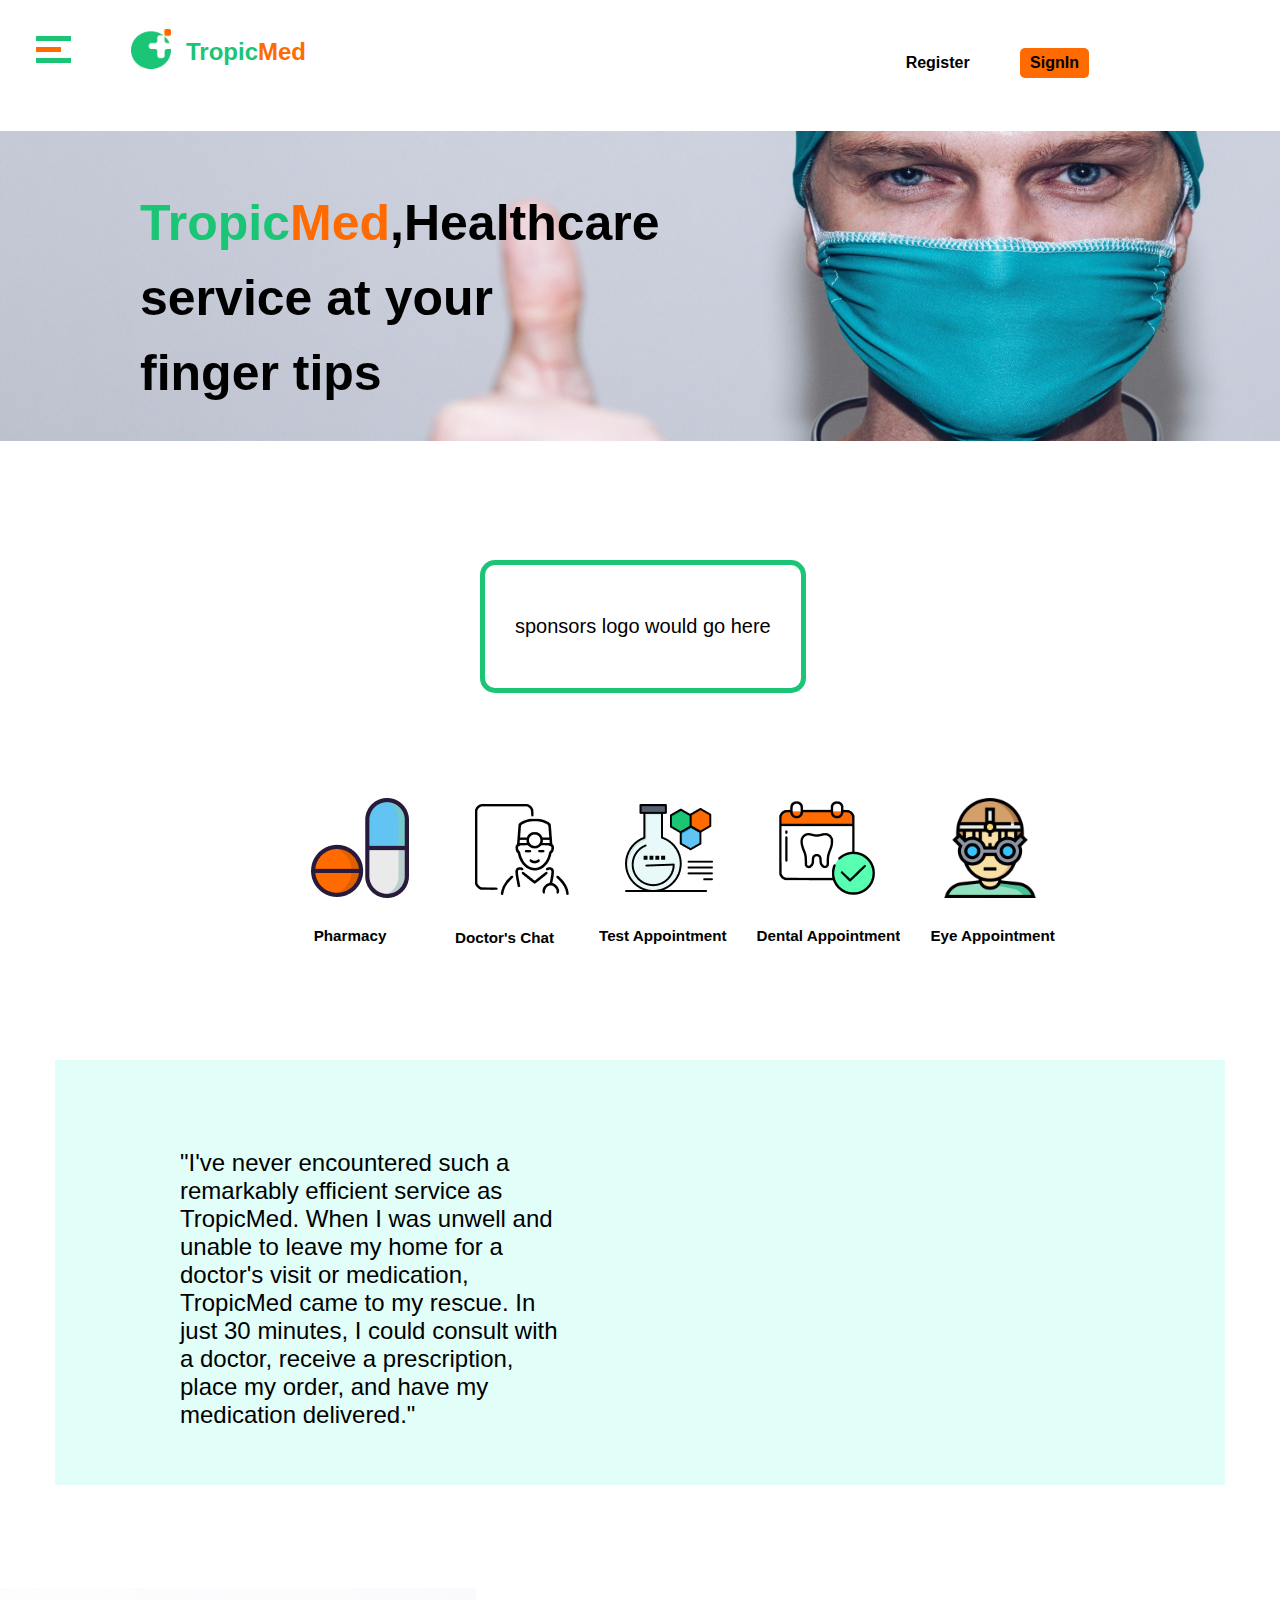
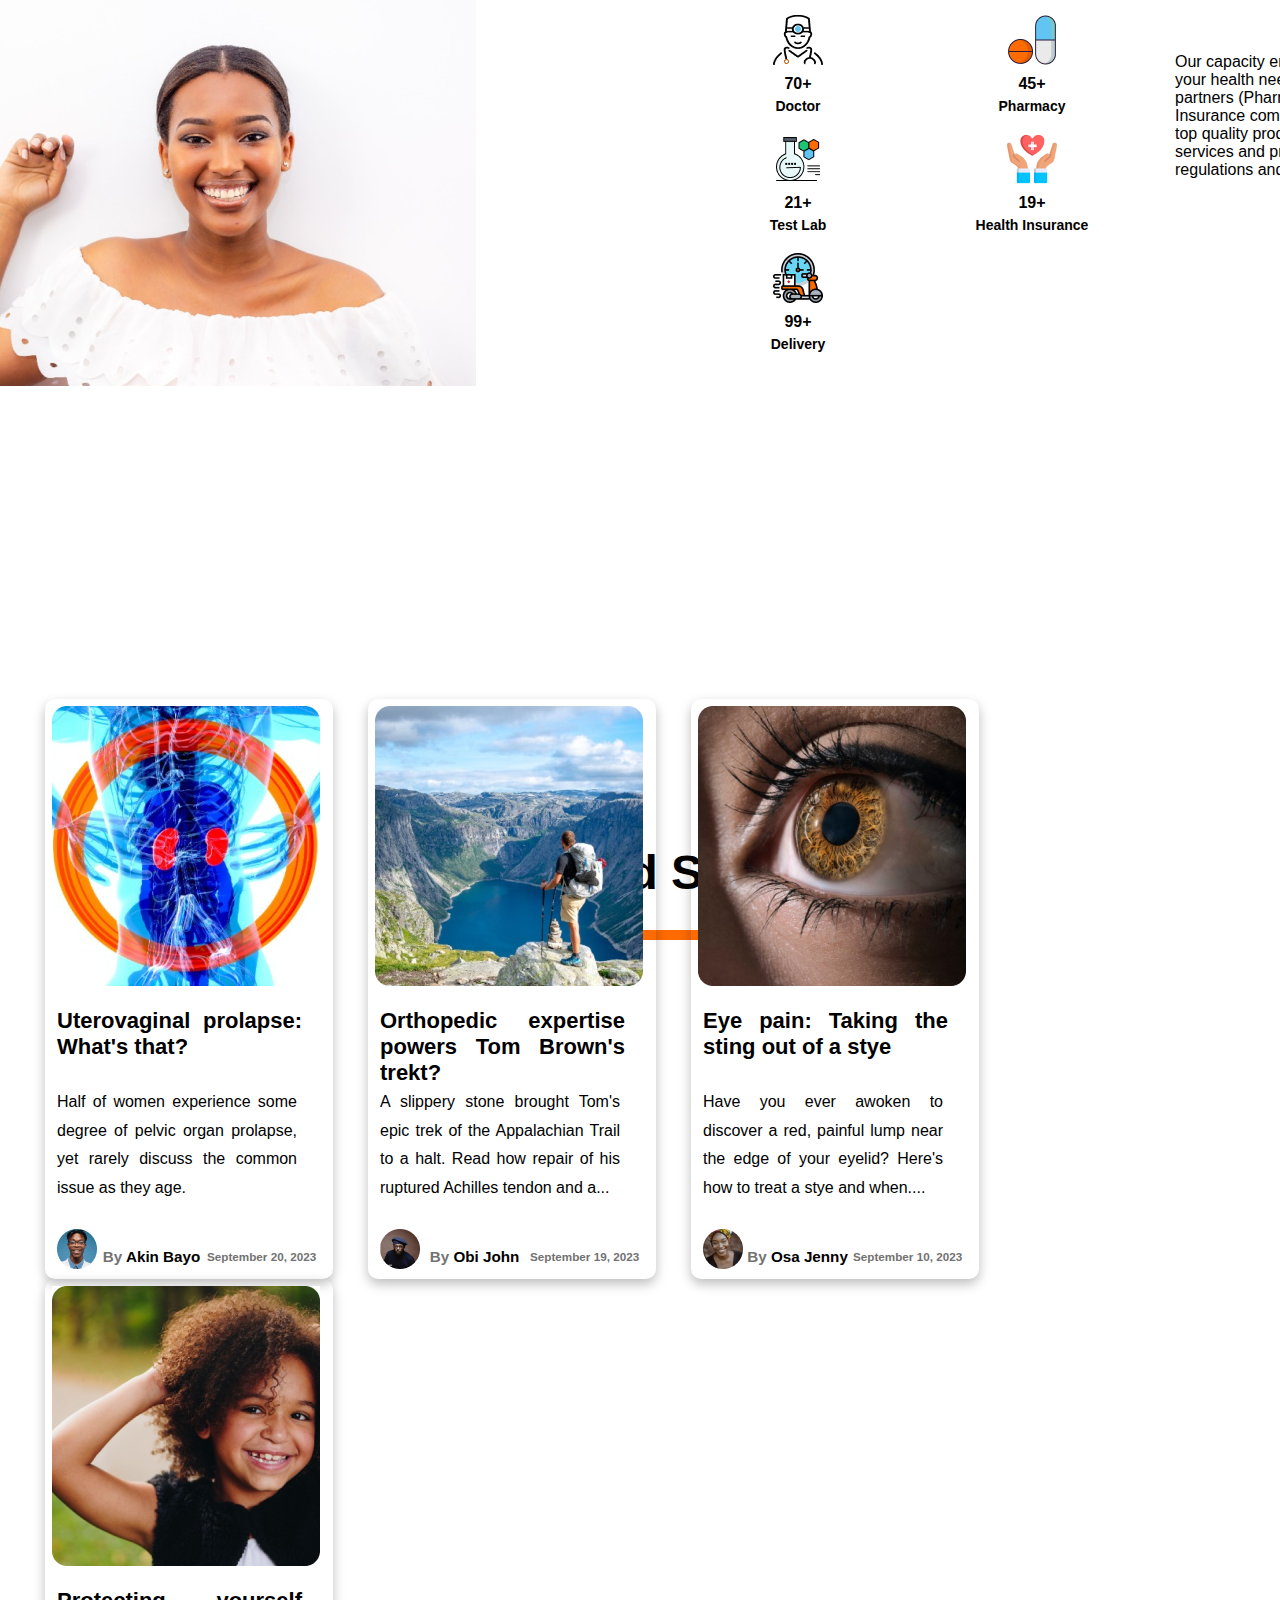
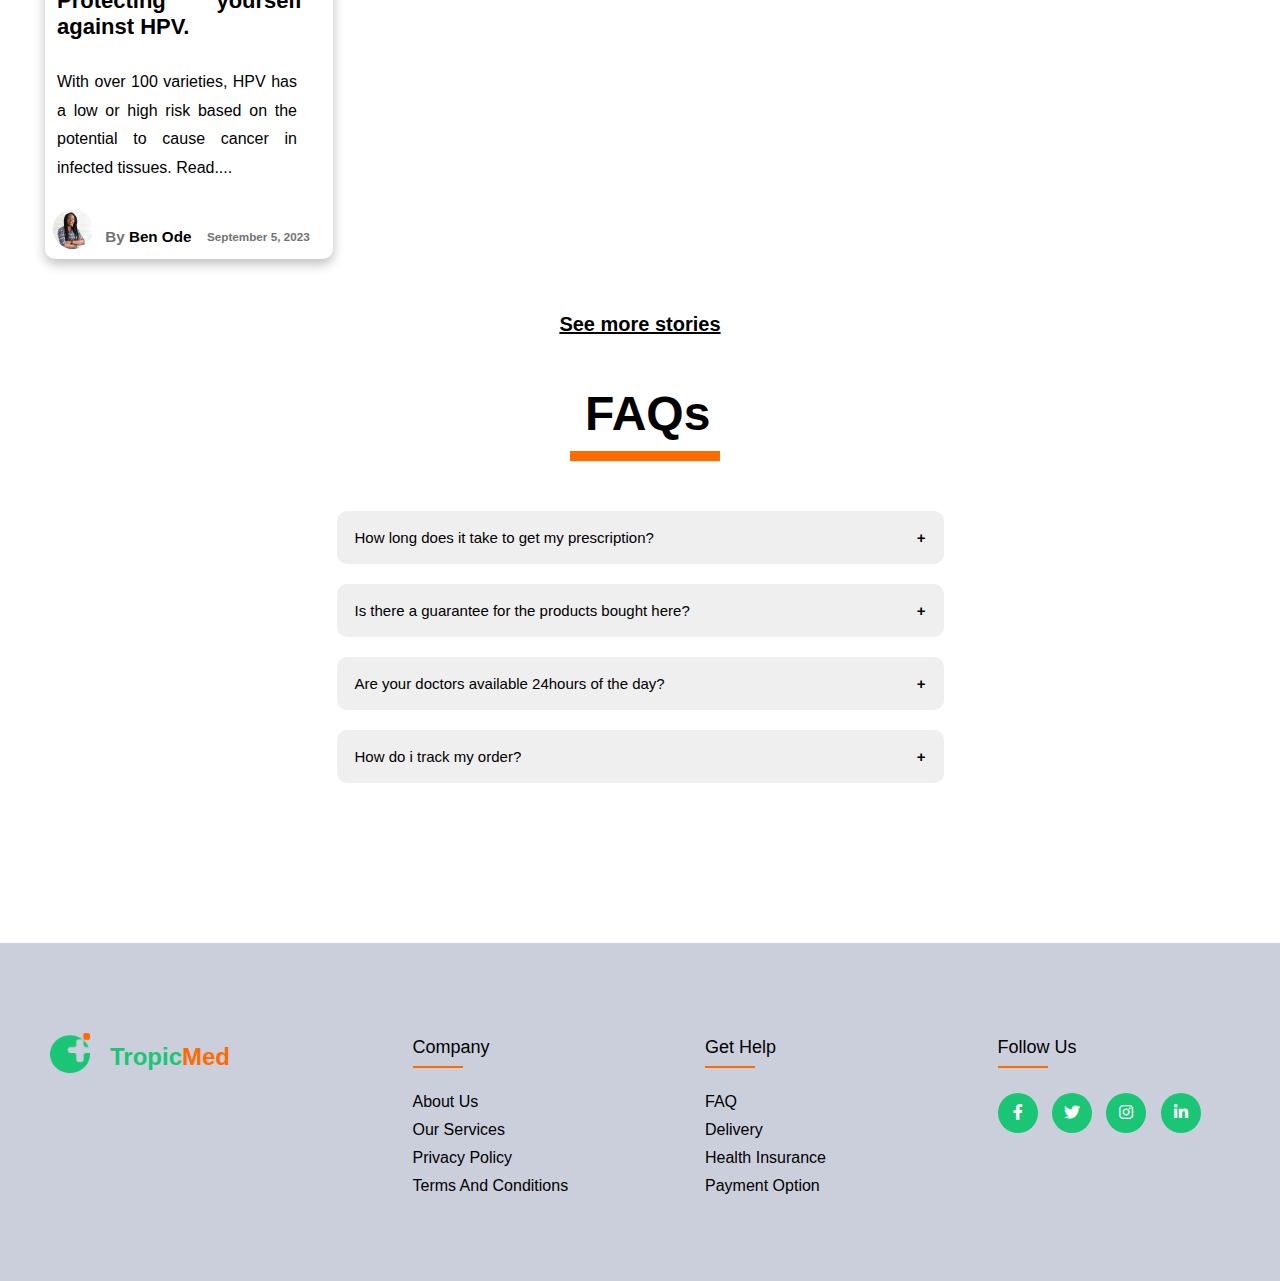
<file: index.html>
<!DOCTYPE html>
<html lang="en">
<head>
  <meta charset="UTF-8">
  <link href="https://fonts.googleapis.com/css?family=Open+Sans:300,400,600" rel="stylesheet" type="text/css">
	<link href="https://code.ionicframework.com/ionicons/2.0.1/css/ionicons.min.css" rel="stylesheet" type="text/css">
	<link href="c:\Users\SAMSON\Desktop\Coding\HTML works\Full work\FW3\favicon.ico" rel="icon" type="image/x-icon">
  <link href="https://cdnjs.cloudflare.com/ajax/libs/font-awesome/5.15.1/css/all.min.css" rel="stylesheet" type="text/css">
  <meta name="viewport" content="width=device-width, initial-scale=1.0">
 <link rel="stylesheet" type="text/css" href="styles.css">
  <title>Tropic Med</title>
</head>
<body>
  <header>
    <section class="heading">
      <div class="topnav">
        <div class="container" onclick="myFunction(this)">
          <div class="bar1"></div>
          <div class="bar2"></div>
          <div class="bar3"></div>
        </div>
        <div class="sidenav" id="mySidenav">
          <!--<div class="dimage1">
            <img
            class="dimage1"
            src="assets/WhatsApp Image 2023-07-03 at 09.31.50.jpeg"
            alt="My picture"/>
            <h2 class="dtext">Samson Iweibo</h2>
          </div>-->
          <a href="javascript:void(0)" class="closebtn" onclick="closeNav()">&times;</a>
          <a href="#">Home</a>
          <a href="#">Profile Information</a>
          <a href="#">Doctor's chat</a>
          <a href="#">Pharmacy</a>
          <a href="#">Test Labs</a>
          <a href="#">Health Insurance</a>
          <a href="#">About us</a>
          <a href="#">Privacy Policy</a>
          <button type="submit" class="submit">Sign out</button>
        </div>

        <div class="logo-container">
          <img
            style="
            width: 40px;
            height: 40px;"
            class="logo"
            src="assets/Logo.jpg"
            alt="logo"/>
              <h2 class="logo-text"><span style="color: #1BC576;">Tropic</span><span style="color: #FF6B00;">Med</span></h2>
        </div>
      
        <div class="buttons">
          <a href="userSelect.html"><input type="button" class="reg" id="openRegister" value="Register"></a>
          
          <a href="signin.html"><button id="sign" style="width:auto;">SignIn</button></a>
          
          
        </div>
        
        <div class="dimage">
          <img
          style="
          width: 50px;
          height: 50px;
          position: relative;
          border-radius: 50%; 
          border: 10px;"
          class="dimage"
          src="assets/WhatsApp Image 2023-07-03 at 09.31.50.jpeg"
          alt="My picture"/>
        </div>
      </div>
    </section>  
  </header>
  <main>
    <section class="welcome">
      <div class="info">
        <img src="assets/Rectangle 83.jpg" alt="doctors"">
        <h2 class="info-text">
          <span style="color: #1BC576;">Tropic</span><span style="color: #FF6B00;">Med</span>,Healthcare service at your finger tips
        </h2>
      </div>
    </section>
        <div class="sponsors">
          <p class="sponsors-text">sponsors logo would go here</p>
        </div>
      <div class="services">
        <div class="services-card">
          <div class="services-image">
            <img src="assets/medicine_pills_drugs_icon_149284 1.jpg" style="position: relative; margin-left: 20px;">
          </div>
          <div class="services-text">
            <h3>Pharmacy</h3>
          </div>
        </div>
        <div class="services-card">
          <div class="services-image">
            <img src="assets/Group.jpg" style="position: relative; top: 5px; margin-left: 35px;">
          </div>
          <div class="services-text">
            <h3 style="position: relative; top: 9.5px;">Doctor's Chat</h3>
          </div>
        </div>
        <div class="services-card">
          <div class="services-image">
            <img src="assets/iconfinder-508-chemistry-lab-chemistry-lab-education-4212906_114963 1.jpg" style="position: relative; margin-left: 20px;">
          </div>
          <div class="services-text">
            <h3>Test Appointment</h3>
          </div>
        </div>
        <div class="services-card">
          <div class="services-image">
            <img src="assets/dental-checkup_3851949 1.jpg" style="position: relative; margin-left: 20px;">
          </div>
          <div class="services-text">
            <h3>Dental Appointment</h3>
          </div>
        </div>
        <div class="services-card">
          <div class="services-image">
            <img src="assets/eye.png" style="height: 100px; width: 100px; position: relative; margin-left: 10px;">
          </div>
          <div class="services-text">
            <h3>Eye Appointment</h3>
          </div>
        </div>
      </div>
      <div class="row">
        <div class="column">
          <blockquote class="quote">
            "I've never encountered such a remarkably efficient service as TropicMed. When I was unwell and unable to leave my home for a doctor's visit or medication, TropicMed came to my rescue. In just 30 minutes, I could consult with a doctor, receive a prescription, place my order, and have my medication delivered."
          </blockquote>
        </div>
        <div class="column">
          <div>
            <img src="assets/Rectangle 93.jpg" alt="Happy customer" class="Happy">
          </div>
        </div>
      </div>
      <div class="personnel-row">
        <div class="counter-column">
          <img src="assets/call_doctor_coronavirus_smartphone_icon_142163 3.jpg" alt="">
          <div class="text1">
            70+
          </div>
          <div class="text2">
            Doctor
          </div>
        </div>
        <div class="counter-column">
          <img src="assets/medicine_pills_drugs_icon_149284 1small.jpg" alt="">
          <div class="text1">
            45+
          </div>
          <div class="text2">
            Pharmacy 
          </div>
        </div>
        <div class="counter-column">
          <img src="assets/iconfinder-508-chemistry-lab-chemistry-lab-education-4212906_114963 1small.jpg" alt="">
          <div class="text1">
            21+
          </div>
          <div class="text2">
            Test Lab
          </div>
        </div>
        <div class="counter-column">
          <img src="assets/heart_881755 1.jpg" alt=""><div class="addtext"></div>
          <div class="text1">
            19+
          </div>
          <div class="text2">
            Health Insurance
          </div>
        </div>
        <div class="counter-column">
          <img src="assets/express_shipping_delivery_service_hour_icon_187260 1.jpg" alt="">
          <div class="text1">
            99+
          </div>
          <div class="text2">
            Delivery
          </div>
        </div>
        <div class="capacity">
          <div class="justified-text">
            Our capacity ensures that we are there to serve your health need at every given point in time. Our partners (Pharmacies, doctors, Test labs, Insurance company and delivery system) provide top quality products as well as services. Our services and products are in accordance with all regulations and standards.
          </div>
        </div>
      </div>
      <div class="feature-text">
        <div class="txt">
          Featured Stories
          <div class="underline"></div>
        </div>
      </div>
      <div class="story-card">
          <div class="card-child">
            <div class="card-image">
              <img src="assets/Rectangle 94.jpg">
            </div>
            <div class="hover-text">
              <h2><a href="#">Uterovaginal prolapse: What's that?</a></h2>
            </div>
            <div class="expand-text">
              <p>Half of women experience some degree of pelvic organ prolapse, yet rarely discuss the common issue as they age.</p>
            </div>
            <div class="bottom-card">
              <div class="bottom-card-image">
                <img src="assets/Ellipse 11.jpg">
              </div>
              <div class="bottom-card-name">
                <h3><span style="color: #727272;">By</span> Akin Bayo</h3>
              </div>
              <div class="bottom-card-date">
                <h3>September 20, 2023</h3>
              </div>
            </div>
          </div>
          <div class="card-child">
            <div class="card-image">
              <img src="assets/Rectangle 95.jpg">
            </div>
            <div class="hover-text">
              <h2><a href="#">Orthopedic expertise powers Tom Brown's trekt?</a></h2>
            </div>
            <div class="expand-text">
              <p>A slippery stone brought Tom's epic trek of the Appalachian Trail to a halt. Read how repair of his ruptured Achilles tendon and a...</p>
            </div>
            <div class="bottom-card">
              <div class="bottom-card-image">
                <img src="assets/Ellipse 12.jpg">
              </div>
              <div class="bottom-card-name">
                <h3><span style="color: #727272;">By</span> Obi John</h3>
              </div>
              <div class="bottom-card-date">
                <h3>September 19, 2023</h3>
              </div>
            </div>
          </div>
          <div class="card-child">
            <div class="card-image">
              <img src="assets/Rectangle 96.jpg">
            </div>
            <div class="hover-text">
              <h2><a href="#">Eye pain: Taking the sting out of a stye</a></h2>
            </div>
            <div class="expand-text">
              <p>Have you ever awoken to discover a red, painful lump near the edge of your eyelid? Here's how to treat a stye and when....</p>
            </div>
            <div class="bottom-card">
              <div class="bottom-card-image">
                <img src="assets/Ellipse 13.jpg">
              </div>
              <div class="bottom-card-name">
                <h3><span style="color: #727272;">By</span> Osa Jenny</h3>
              </div>
              <div class="bottom-card-date">
                <h3>September 10, 2023</h3>
              </div>
            </div>
          </div>
          <div class="card-child">
            <div class="card-image">
              <img src="assets/Rectangle 97.jpg">
            </div>
            <div class="hover-text">
              <h2><a href="#">Protecting yourself against HPV.</a></h2>
            </div>
            <div class="expand-text">
              <p>With over 100 varieties, HPV has a low or high risk based on the potential to cause cancer in infected tissues. Read....</p>
            </div>
            <div class="bottom-card">
              <div class="bottom-card-image">
                <img src="assets/Ellipse 14.jpg">
              </div>
              <div class="bottom-card-name">
                <h3><span style="color: #727272;">By</span> Ben Ode</h3>
              </div>
              <div class="bottom-card-date">
                <h3>September 5, 2023</h3>
              </div>
            </div>
          </div>
      </div>
      <div class="more">
        <a href="#">See more stories</a>
      </div>
      <div class="frequent-text">
        <div class="txt1">
          FAQs
          <div class="underline1"></div>
        </div>
      </div>
      <div class="questions">
        <button class="collapsible">How long does it take to get my prescription?</button>
          <div class="content">
            <p>Lorem ipsum dolor sit amet, consectetur adipisicing elit, sed do eiusmod tempor incididunt ut labore et dolore magna aliqua. Ut enim ad minim veniam, quis nostrud exercitation ullamco laboris nisi ut aliquip ex ea commodo consequat.</p>
          </div>
        <button class="collapsible">Is there a guarantee for the products bought here?</button>
          <div class="content">
            <p>Lorem ipsum dolor sit amet, consectetur adipisicing elit, sed do eiusmod tempor incididunt ut labore et dolore magna aliqua. Ut enim ad minim veniam, quis nostrud exercitation ullamco laboris nisi ut aliquip ex ea commodo consequat.</p>
          </div>
        <button class="collapsible">Are your doctors available 24hours of the day?</button>
          <div class="content">
            <p>Lorem ipsum dolor sit amet, consectetur adipisicing elit, sed do eiusmod tempor incididunt ut labore et dolore magna aliqua. Ut enim ad minim veniam, quis nostrud exercitation ullamco laboris nisi ut aliquip ex ea commodo consequat.</p>
          </div>
        <button class="collapsible">How do i track my order?</button>
          <div class="content">
            <p>Lorem ipsum dolor sit amet, consectetur adipisicing elit, sed do eiusmod tempor incididunt ut labore et dolore magna aliqua. Ut enim ad minim veniam, quis nostrud exercitation ullamco laboris nisi ut aliquip ex ea commodo consequat.</p>
          </div>
      </div>
  </main>
  <footer>
    <div class="footer">
      <div class="footer-con">
        <div class="footer-row">
          <div class="footer-col">
            <img
            style="
            width: 40px;
            height: 40px;"
            class="footer-logo"
            src="assets/Logo (1).png"
            alt="logo"/>
              <h2 class="footer-logo-text"><span style="color: #1BC576;">Tropic</span><span style="color: #FF6B00;">Med</span></h2>
          </div>
          <div class="footer-col">
            <h4>Company</h4>
              <ul>
                <li><a href="#">About us</a></li>
                <li><a href="#">Our Services</a></li>
                <li><a href="#">Privacy Policy</a></li>
                <li><a href="#">Terms and Conditions</a></li>
              </ul>
          </div>
          <div class="footer-col">
            <h4>Get Help</h4>
              <ul>
                <li><a href="#">FAQ</a></li>
                <li><a href="#">Delivery</a></li>
                <li><a href="#">Health Insurance</a></li>
                <li><a href="#">Payment Option</a></li>
              </ul>
          </div>
          <div class="footer-col">
            <h4>Follow Us</h4>
              <div class="social-links">
                <a href="#"><i class="fab fa-facebook-f"></i></a>
                <a href="#"><i class="fab fa-twitter"></i></a>
                <a href="#"><i class="fab fa-instagram"></i></a>
                <a href="#"><i class="fab fa-linkedin-in"></i></a>
              </div>
          </div>
        </div>
      </div>
    </div>
  </footer>
  <script src="app.js"></script>
</body>
</html>
</file>
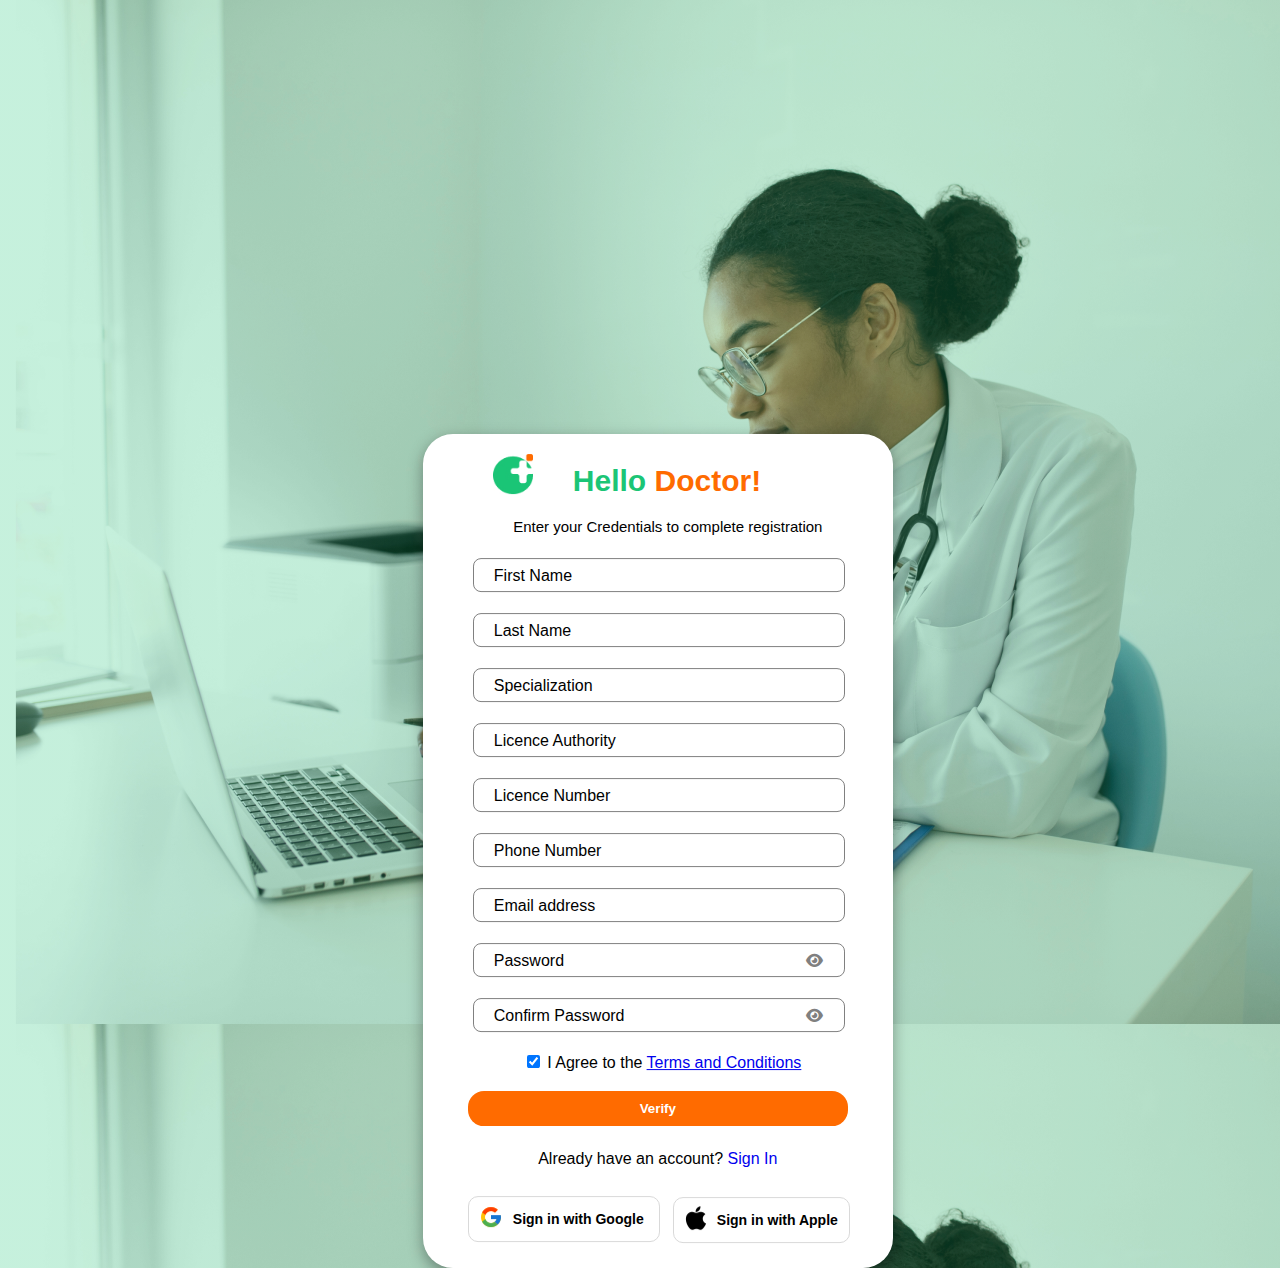
<file: docreg.html>
<!DOCTYPE html>
<html>
<head>
    <link rel="stylesheet" type="text/css" href="docreg.css">
    <link rel="stylesheet" href="https://cdnjs.cloudflare.com/ajax/libs/font-awesome/6.4.2/css/all.min.css">
    <title>TM-DocRegister</title>
</head>
<body>
    <div class="overlay" id="overlay"></div>
    <div class="popup" id="popup">
        <!--<span class="close-button" id="closeButton">&times;</span>
        <h2>Sign In</h2>-->
        <form id="signupForm">
              <img
                style="
                width: 40px;
                height: 40px;"
                class="logo-sgn"
                src="assets/Logo.jpg"
                alt="logo"/>
              <div class="header-container">
                <h1><span style="color: #1BC576;">Hello </span><span style="color: #FF6B00;">Doctor!</span>
                <p>Enter your Credentials to complete registration</p>
            </div>
              <div class="input-block">
                    <input type="text" id="input-fn" name="first-name" required>
                    <span class="fn-placeholder">First Name</span>
              </div>      
              <div class="input-block">
                    <input type="text" id="input-ln" name="last-name" required>
                    <span class="ln-placeholder">Last Name</span>
              </div>
              <div class="input-block">
                <input type="text" id="input-spec" name="specialization" required>
                <span class="spec-placeholder">Specialization</span>
              </div>      
              <div class="input-block">
                <input type="text" id="input-lcauth" name="licence-authority" required>
                <span class=lcauth-placeholder">Licence Authority</span>
              </div>
              <div class="input-block">
                <input type="number" id="input-lcnumber" name="licence-number" pattern="[0-9]{4}" required>
                <span class="lcnumber-placeholder">Licence Number</span>
              </div>
              <div class="input-block">
                <input type="phone" id="phone" name="phone" pattern="[0-9]{4}-[0-9]{3}-[0-9]{4}" required>
                <span class="phone-placeholder">Phone Number</span>
              </div>
              <div class="input-block">
                <input type="text" id="input-email" name="email" required>
                <span class="email-placeholder">Email address</span>
          </div>      
          <div class="input-block">
                <input type="password" id="input-password" name="password" required>
                <span class="pass-placeholder">Password</span>
                <i class="fa-solid fa-eye" id="show-password"></i>
                <div class="password-validation">
                  <p class="requirement">Password must contain...</p>
                  <ul>
                    <li><span class="icon"></span>At least 8 characters long</li>
                    <li><span class="icon"></span>At least one uppercase letter</li>
                    <li><span class="icon"></span>At least one lowercase letter</li>
                    <li><span class="icon"></span>At least one number</li>
                    <li><span class="icon"></span>At least one special character</li>
                  </ul>
                </div>
          </div>
          <div class="input-block">
            <input type="password" id="repeat-password" name="cpassword" required>
            <span class="cpass-placeholder">Confirm Password</span>
            <i class="fa-solid fa-eye" id="show-password1"></i>
          </div>

              <label>
                <input class="checkbox" type="checkbox" checked="checked" name="remember" style="margin-bottom:15px"> I Agree to the <a href="#" class="checkbox-text">Terms and Conditions</a>
              </label>

              <button class="submit" type="submit" id="submitButton">Verify</button>

              <div class="alternate-sign">
                <h2 class="alt-sign-text" style="text-align:center">Already have an account?<a href="#"> Sign In</a></h2>
              </div>

              <div class="alternate-icons">
                <div class="google-icon">
                    <div class="gimage">
                        <img src="assets/icons8-google-24.png" alt="google-icon" style="height: 24px; width: 24px; top: -5px;">
                    </div>
                    <div class="gtext">
                        <a href="#"><h3 class="g-btn">Sign in with Google</h3></a>
                    </div> 
                </div>
                <div class="apple-icon">
                    <div class="aimage">
                        <img src="assets/icons8-apple-logo-24.png" alt="apple-icon" style="height: 24px; width: 24px; top: -5px;">
                    </div>
                    <div class="atext">
                        <a href="#"><h3 class="a-btn">Sign in with Apple</h3></a>
                    </div>  
                </div>
              </div>
          </form>
    </div>
    
    <script src="docreg.js"></script>
</body>
</html>
</file>
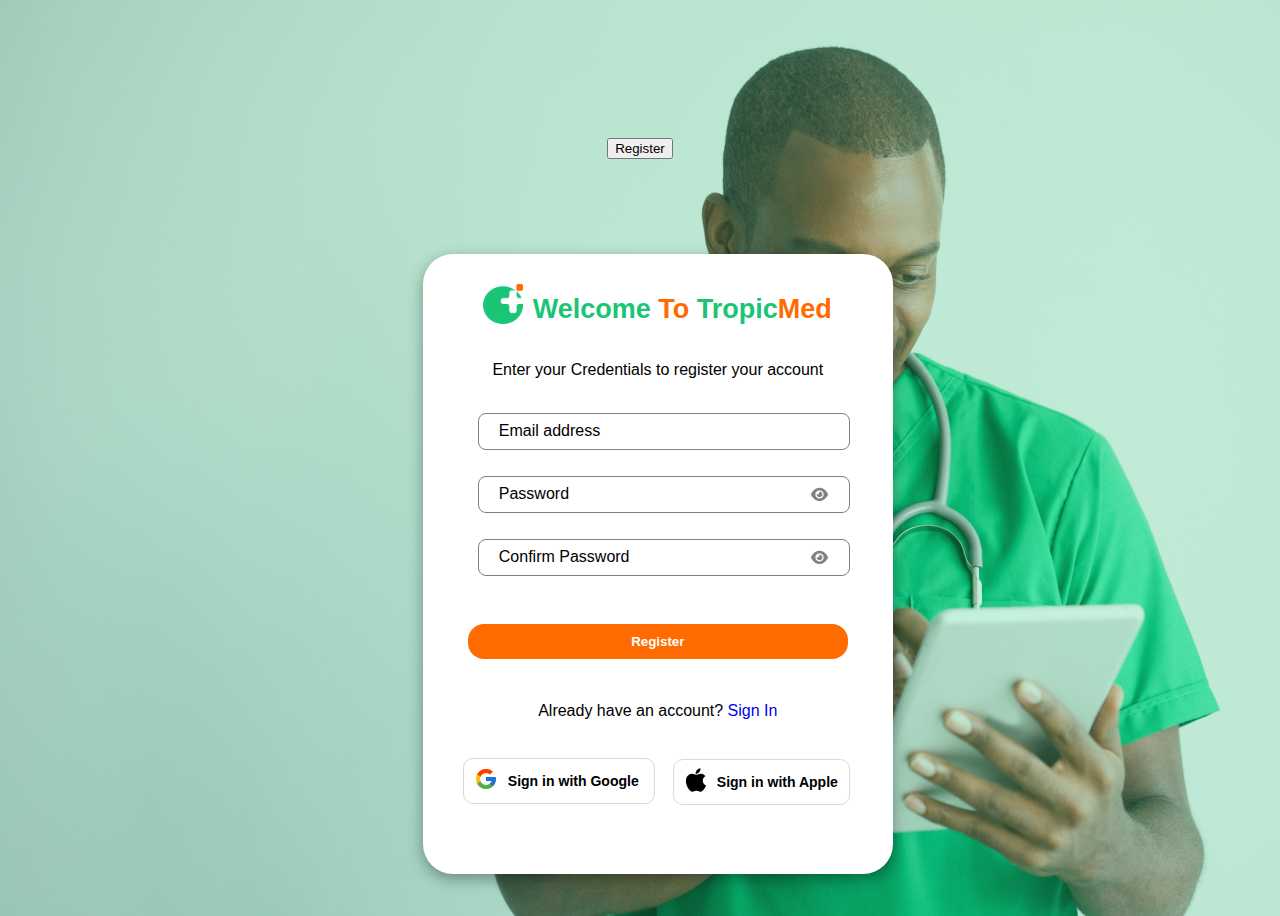
<file: registration.html>
<!DOCTYPE html>
<html>
<head>
    <!--<link rel="stylesheet" href="https://cdn.jsdelivr.net/npm/bootstrap-icons@1.3.0/font/bootstrap-icons.css" />-->
    <link rel="stylesheet" type="text/css" href="regstyle.css">
    <link rel="stylesheet" href="https://cdnjs.cloudflare.com/ajax/libs/font-awesome/6.4.2/css/all.min.css">
    <title>TM-Register</title>
</head>
<body>
    <button id="openRegister">Register</button>
    <div class="overlay" id="overlay"></div>
    <div class="popup" id="popup">
        <!--<span class="close-button" id="closeButton">&times;</span>-->
        <!--<h2>Sign In</h2>-->
        <form id="signupForm">
              <img
                style="
                width: 40px;
                height: 40px;"
                class="logo-sgn"
                src="assets/Logo.jpg"
                alt="logo"/>
              <div class="header-container">
                <h1><span style="color: #1BC576;">Welcome </span><span style="color: #FF6B00;">To </span><span style="color: #1BC576;">Tropic</span><span style="color: #FF6B00;">Med</span></h1>
                <p>Enter your Credentials to register your account</p>
            </div>
              <div class="input-block">
                    <input type="text" id="input-email" name="email" required>
                    <span class="email-placeholder">Email address</span>
              </div>      
              <div class="input-block">
                    <input type="password" id="input-password" name="password" required>
                    <span class="pass-placeholder">Password</span>
                    <i class="fa-solid fa-eye" id="show-password"></i>
                    <div class="password-validation">
                      <ul>
                        <p class="requirement">Password must be...</p>
                        <li><span class="icon"></span>At least 8 characters long</li>
                        <li><span class="icon"></span>At least one uppercase letter</li>
                        <li><span class="icon"></span>At least one lowercase letter</li>
                        <li><span class="icon"></span>At least one number</li>
                        <li><span class="icon"></span>At least one special character "@#$%&"</li>
                      </ul>
                    </div>
              </div>
              <div class="input-block">
                <input type="password" id="repeat-password" name="cpassword" required>
                <span class="cpass-placeholder">Confirm Password</span>
                <i class="fa-solid fa-eye" id="show-password1"></i>
                <p id="password-not-match" class="password-not-match"></p>
              </div>
              
              <button class="submit" type="submit" id="submitButton">Register</button>

              <div class="alternate-sign">
                <h2 class="alt-sign-text" style="text-align:center">Already have an account?<a href="#"> Sign In</a></h2>
              </div>

              <div class="alternate-icons">
                <div class="google-icon">
                    <div class="gimage">
                        <img src="assets/icons8-google-24.png" alt="google-icon" style="height: 24px; width: 24px; top: -5px;">
                    </div>
                    <div class="gtext">
                        <a href="#"><h3 class="g-btn">Sign in with Google</h3></a>
                    </div> 
                </div>
                <div class="apple-icon">
                    <div class="aimage">
                        <img src="assets/icons8-apple-logo-24.png" alt="apple-icon" style="height: 24px; width: 24px; top: -5px;">
                    </div>
                    <div class="atext">
                        <a href="#"><h3 class="a-btn">Sign in with Apple</h3></a>
                    </div>  
                </div>
              </div>
          </form>
    </div>
    
    <script src="reg.js"></script>
</body>
</html>
</file>
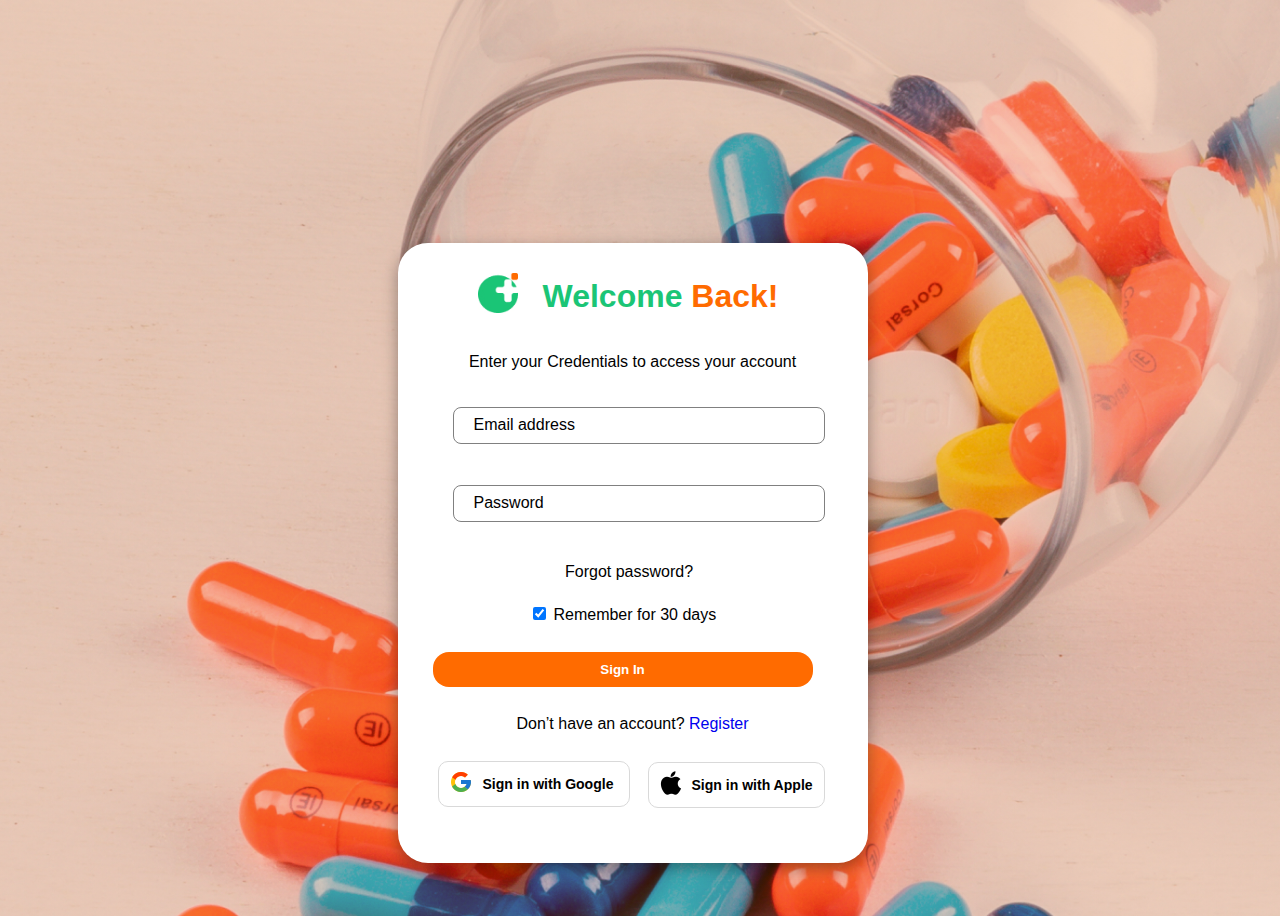
<file: signin.html>
<!DOCTYPE html>
<html>
<head>
    <link rel="stylesheet" type="text/css" href="signin.css">
    <title>TM-SignIn</title>
</head>
<body>
    <!--<button id="openSignup">Sign Up</button>-->
    <div class="overlay" id="overlay"></div>
    <div class="popup" id="popup">
        <!--<span class="close-button" id="closeButton">&times;</span>
        <h2>Sign In</h2>-->
        <form id="signupForm">
              <img
                style="
                width: 40px;
                height: 40px;"
                class="logo-sgn"
                src="assets/Logo.jpg"
                alt="logo"/>
              <div class="header-container">
                <h1><span style="color: #1BC576;">Welcome</span><span style="color: #FF6B00;"> Back!</span></h1>
                <p>Enter your Credentials to access your account</p>
            </div>
              <div class="input-block">
                    <input type="text" id="input-email" name="email" required>
                    <span class="email-placeholder">Email address</span>
                    <p id="email-not-match" class="email-not-match"></p>
              </div>      
              <div class="input-block">
                    <input type="password" id="input-password" name="psw" required>
                    <span class="pass-placeholder">Password</span>
                    <p id="password-not-match" class="password-not-match"></p>
              </div>
              <div class="forgot">
                <a href="#">Forgot password?</a>
              </div>
              <label>
                <input class="checkbox" type="checkbox" checked="checked" name="remember" style="margin-bottom:15px"> Remember for 30 days
            </label>
              <button class="submit" type="submit" id="submitButton">Sign In</button>

              <div class="alternate-sign">
                <h2 class="alt-sign-text" style="text-align:center">Don’t have an account?<a href="#"> Register</a></h2>
              </div>

              <div class="alternate-icons">
                <div class="google-icon">
                    <div class="gimage">
                        <img src="assets/icons8-google-24.png" alt="google-icon" style="height: 24px; width: 24px; top: -5px;">
                    </div>
                    <div class="gtext">
                        <a href="#"><h3 class="g-btn">Sign in with Google</h3></a>
                    </div> 
                </div>
                <div class="apple-icon">
                    <div class="aimage">
                        <img src="assets/icons8-apple-logo-24.png" alt="apple-icon" style="height: 24px; width: 24px; top: -5px;">
                    </div>
                    <div class="atext">
                        <a href="#"><h3 class="a-btn">Sign in with Apple</h3></a>
                    </div>  
                </div>
              </div>
          </form>
    </div>
    
    <script src="signin.js"></script>
</body>
</html>
</file>
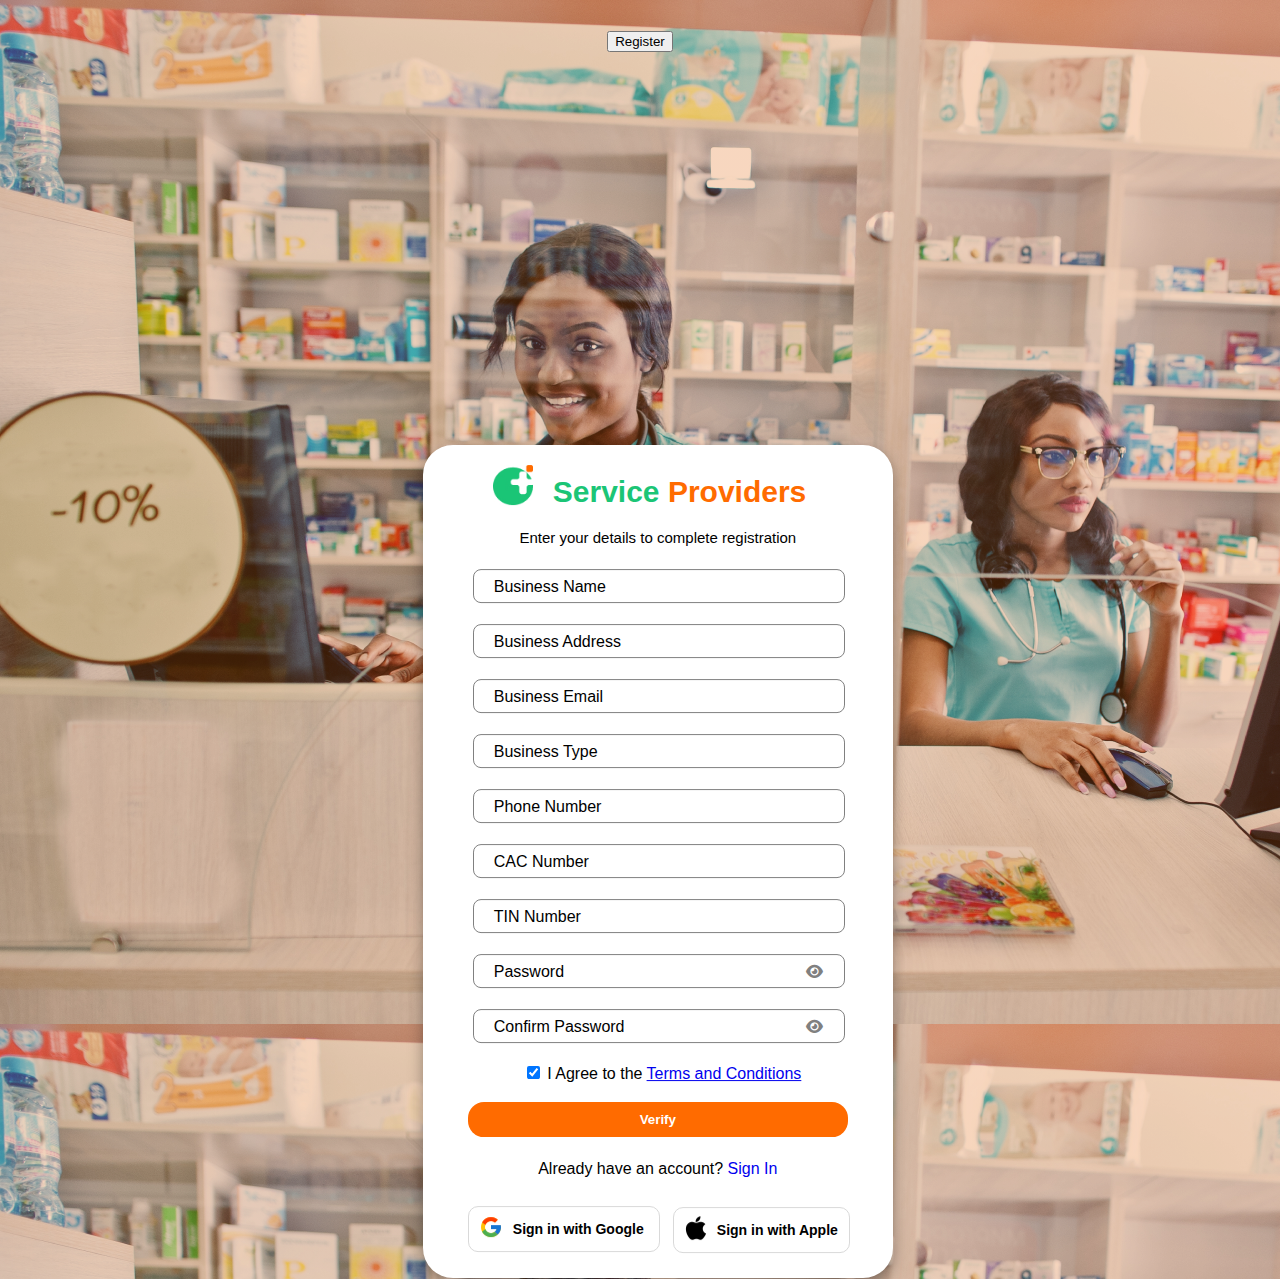
<file: spreg.html>
<!DOCTYPE html>
<html>
<head>
    <link rel="stylesheet" type="text/css" href="spstyle.css">
    <link rel="stylesheet" href="https://cdnjs.cloudflare.com/ajax/libs/font-awesome/6.4.2/css/all.min.css">
    <title>TM-SPRegister</title>
</head>
<body>
    <button id="openRegister">Register</button>
    <div class="overlay" id="overlay"></div>
    <div class="popup" id="popup">
        <!--<span class="close-button" id="closeButton">&times;</span>
        <h2>Sign In</h2>-->
        <form id="signupForm">
              <img
                style="
                width: 40px;
                height: 40px;"
                class="logo-sgn"
                src="assets/Logo.jpg"
                alt="logo"/>
              <div class="header-container">
                <h1><span style="color: #1BC576;">Service </span><span style="color: #FF6B00;">Providers</span>
                <p>Enter your details to complete registration</p>
            </div>
              <div class="input-block">
                    <input type="text" id="input-bn" name="business-name" required>
                    <span class="bn-placeholder">Business Name</span>
              </div>      
              <div class="input-block">
                    <input type="text" id="input-ba" name="business-address" required>
                    <span class="ba-placeholder">Business Address</span>
              </div>
              <div class="input-block">
                <input type="text" id="input-email" name="email" required>
                <span class="email-placeholder">Business Email</span>
              </div>
              <div class="input-block">
                <input type="text" id="input-bt" name="business-type" required>
                <span class="bt-placeholder">Business Type</span>
              </div>
              <div class="input-block">
                <input type="phone" id="phone" name="phone" pattern="[0-9]{4}-[0-9]{3}-[0-9]{4}" required>
                <span class="lcnumber-placeholder">Phone Number</span>
              </div>
              <div class="input-block">
                <input type="number" id="cac" name="cac-number" pattern="[0-9]{4}-[0-9]{3}-[0-9]{4}" required>
                <span class=" cacnumber-placeholder">CAC Number</span>
              </div>
              <div class="input-block">
                <input type="number" id="tin" name="tin-number" pattern="[0-9]{4}-[0-9]{3}-[0-9]{4}" required>
                <span class="tinnumber-placeholder">TIN Number</span>
              </div>
              <div class="input-block">
                <input type="password" id="input-password" name="password" required>
                <span class="pass-placeholder">Password</span>
                <i class="fa-solid fa-eye" id="show-password"></i>
                <div class="password-validation">
                  <p class="requirement">Password must contain...</p>
                  <ul>
                    <li><span class="icon"></span>At least 8 characters long</li>
                    <li><span class="icon"></span>At least one uppercase letter</li>
                    <li><span class="icon"></span>At least one lowercase letter</li>
                    <li><span class="icon"></span>At least one number</li>
                    <li><span class="icon"></span>At least one special character</li>
                  </ul>
                </div>
          </div>
          <div class="input-block">
            <input type="password" id="repeat-password" name="cpassword" required>
            <span class="cpass-placeholder">Confirm Password</span>
            <i class="fa-solid fa-eye" id="show-password1"></i>
          </div>

              <label>
                <input class="checkbox" type="checkbox" checked="checked" name="remember" style="margin-bottom:15px"> I Agree to the <a href="#" class="checkbox-text">Terms and Conditions</a>
              </label>

              <button class="submit" type="submit" id="submitButton">Verify</button>

              <div class="alternate-sign">
                <h2 class="alt-sign-text" style="text-align:center">Already have an account?<a href="#"> Sign In</a></h2>
              </div>

              <div class="alternate-icons">
                <div class="google-icon">
                    <div class="gimage">
                        <img src="assets/icons8-google-24.png" alt="google-icon" style="height: 24px; width: 24px; top: -5px;">
                    </div>
                    <div class="gtext">
                        <a href="#"><h3 class="g-btn">Sign in with Google</h3></a>
                    </div> 
                </div>
                <div class="apple-icon">
                    <div class="aimage">
                        <img src="assets/icons8-apple-logo-24.png" alt="apple-icon" style="height: 24px; width: 24px; top: -5px;">
                    </div>
                    <div class="atext">
                        <a href="#"><h3 class="a-btn">Sign in with Apple</h3></a>
                    </div>  
                </div>
              </div>
          </form>
        <!--<form id="signupForm">
            <label for="username">Username:</label>
            <input type="text" id="username" name="username" required><br>
            <label for="password">Password:</label>
            <input type="password" id="password" name="password" required><br>
            <button type="submit" id="submitButton">Submit</button>
        </form>-->
    </div>
    
    <script src="spapp.js"></script>
</body>
</html>
</file>
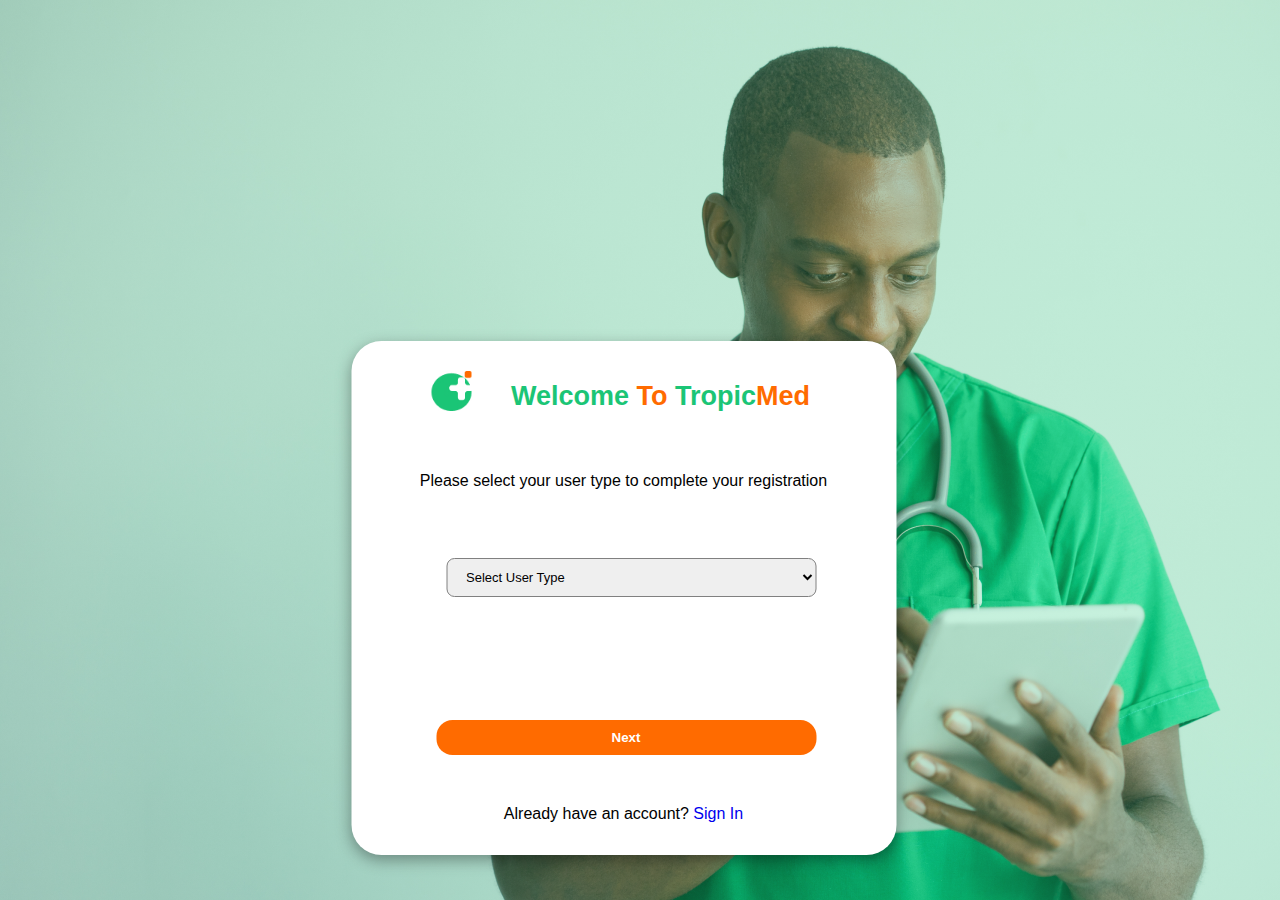
<file: userSelect.html>
<!DOCTYPE html>
<html lang="en">
<head>
  <meta charset="UTF-8">
  <meta name="viewport" content="width=device-width, initial-scale=1.0">
  <link rel="stylesheet" type="text/css" href="regstyle.css">
  <link rel="stylesheet" href="https://cdnjs.cloudflare.com/ajax/libs/font-awesome/6.4.2/css/all.min.css">
  <link rel="stylesheet" type="text/css" href="uSstyles.css">
  <title>User Select</title>
</head>
<body>
    <div class="overlay" id="overlay"></div>
    <div class="popup" id="popup">
        <form id="userSelect">
              <img
                style="
                width: 40px;
                height: 40px;"
                class="logo-sgn"
                src="assets/Logo.jpg"
                alt="logo"/>
              <div class="header-container">
                <h1><span style="color: #1BC576;">Welcome </span><span style="color: #FF6B00;">To </span><span style="color: #1BC576;">Tropic</span><span style="color: #FF6B00;">Med</span></h1>
                <p>Please select your user type to complete your registration</p>
              </div>
              <div class="select-block">
                    <select name="role" id="role" class="role"> 
                      <option value="other">Select User Type</option>
                      <option value="customer">Customer</option>
                      <option value="doctor">Doctor</option>
                      <option value="service provider">Service Provider</option>
                    </select>
              </div>
              
              <button class="submit" type="button" id="nextButton">Next</button>

              <div class="alternate-sign">
                <h2 class="alt-sign-text" style="text-align:center">Already have an account?<a href="signin.html"> Sign In</a></h2>
              </div>
          </form>
    </div>
  <script src="userapp.js"></script>
</body>
</html>
</file>
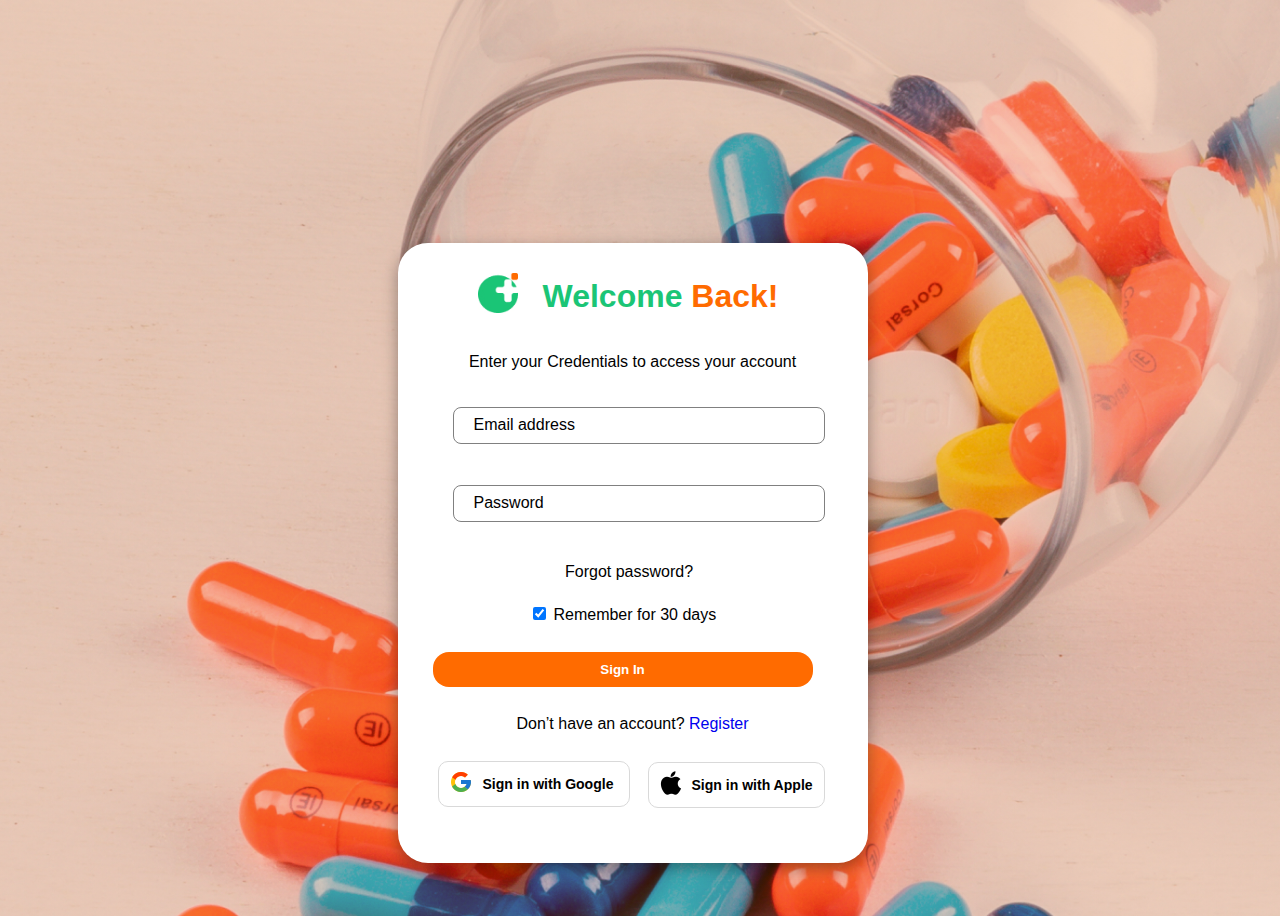
<file: demo/signin.html>
<!DOCTYPE html>
<html>
<head>
    <link rel="stylesheet" type="text/css" href="signin.css">
    <title>TM-SignIn</title>
</head>
<body>
    <!--<button id="openSignup">Sign Up</button>-->
    <div class="overlay" id="overlay"></div>
    <div class="popup" id="popup">
        <!--<span class="close-button" id="closeButton">&times;</span>
        <h2>Sign In</h2>-->
        <form id="signupForm">
              <img
                style="
                width: 40px;
                height: 40px;"
                class="logo-sgn"
                src="assets/Logo.jpg"
                alt="logo"/>
              <div class="header-container">
                <h1><span style="color: #1BC576;">Welcome</span><span style="color: #FF6B00;"> Back!</span></h1>
                <p>Enter your Credentials to access your account</p>
            </div>
              <div class="input-block">
                    <input type="text" id="input-email" name="email" required>
                    <span class="email-placeholder">Email address</span>
              </div>      
              <div class="input-block">
                    <input type="password" id="input-password" name="psw" required>
                    <span class="pass-placeholder">Password</span>
              </div>
              <div class="forgot">
                <a href="#">Forgot password?</a>
              </div>
              <label>
                <input class="checkbox" type="checkbox" checked="checked" name="remember" style="margin-bottom:15px"> Remember for 30 days
            </label>
              <button class="submit" type="submit" id="submitButton">Sign In</button>

              <div class="alternate-sign">
                <h2 class="alt-sign-text" style="text-align:center">Don’t have an account?<a href="#"> Register</a></h2>
              </div>

              <div class="alternate-icons">
                <div class="google-icon">
                    <div class="gimage">
                        <img src="assets/icons8-google-24.png" alt="google-icon" style="height: 24px; width: 24px; top: -5px;">
                    </div>
                    <div class="gtext">
                        <a href="#"><h3 class="g-btn">Sign in with Google</h3></a>
                    </div> 
                </div>
                <div class="apple-icon">
                    <div class="aimage">
                        <img src="assets/icons8-apple-logo-24.png" alt="apple-icon" style="height: 24px; width: 24px; top: -5px;">
                    </div>
                    <div class="atext">
                        <a href="#"><h3 class="a-btn">Sign in with Apple</h3></a>
                    </div>  
                </div>
              </div>
          </form>
        <!--<form id="signupForm">
            <label for="username">Username:</label>
            <input type="text" id="username" name="username" required><br>
            <label for="password">Password:</label>
            <input type="password" id="password" name="password" required><br>
            <button type="submit" id="submitButton">Submit</button>
        </form>-->
    </div>
    
    <script src="signin.js"></script>
</body>
</html>
</file>
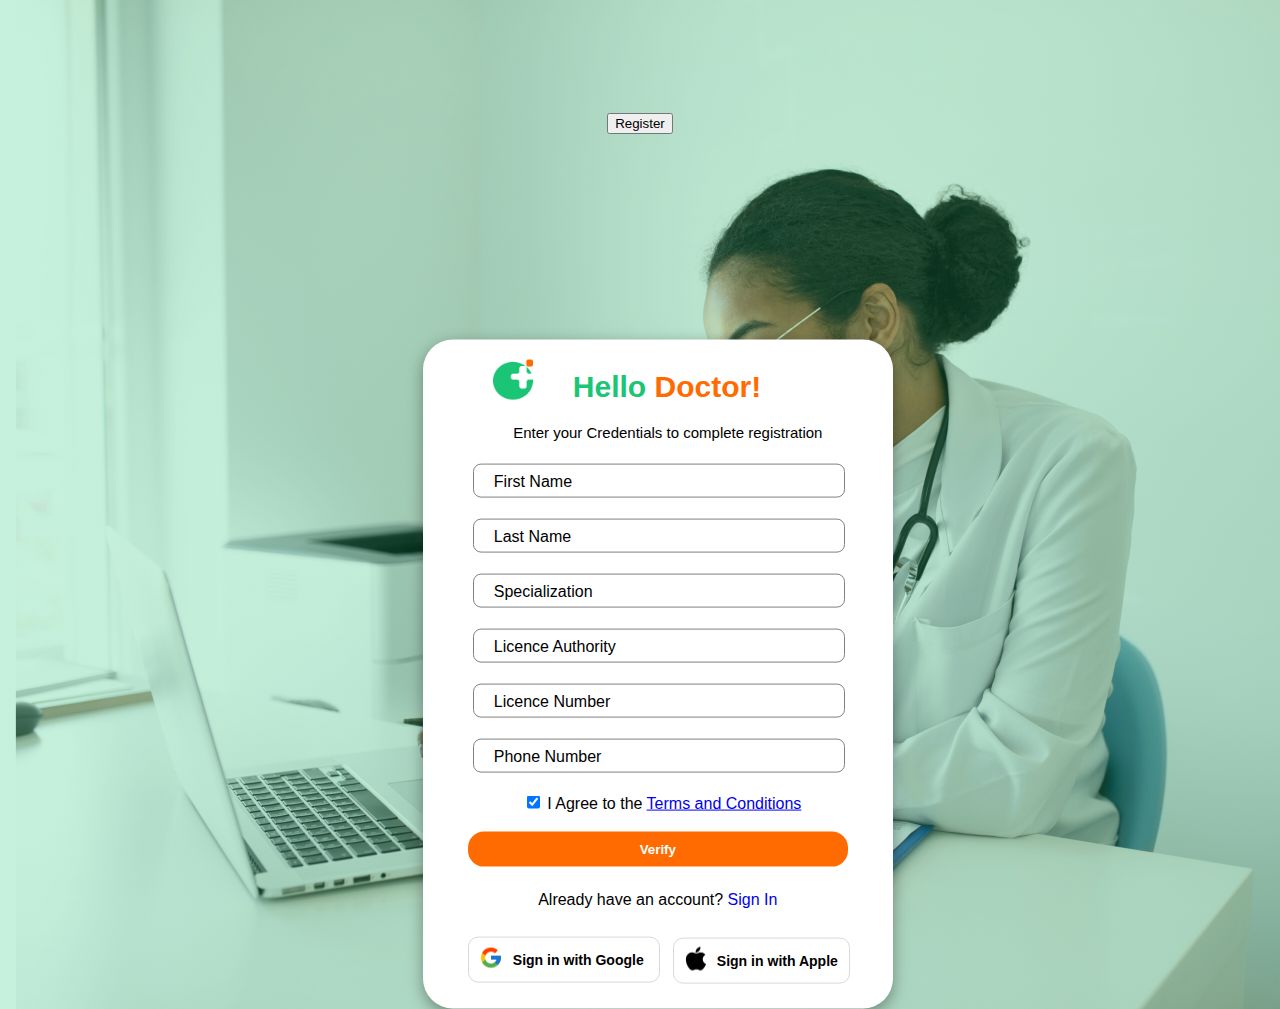
<file: registration/docreg.html>
<!DOCTYPE html>
<html>
<head>
    <link rel="stylesheet" type="text/css" href="docreg.css">
    <title>TM-DocRegister</title>
</head>
<body>
    <button id="openRegister">Register</button>
    <div class="overlay" id="overlay"></div>
    <div class="popup" id="popup">
        <!--<span class="close-button" id="closeButton">&times;</span>
        <h2>Sign In</h2>-->
        <form id="signupForm">
              <img
                style="
                width: 40px;
                height: 40px;"
                class="logo-sgn"
                src="assets/Logo.jpg"
                alt="logo"/>
              <div class="header-container">
                <h1><span style="color: #1BC576;">Hello </span><span style="color: #FF6B00;">Doctor!</span>
                <p>Enter your Credentials to complete registration</p>
            </div>
              <div class="input-block">
                    <input type="text" id="input-fn" name="first-name" required>
                    <span class="fn-placeholder">First Name</span>
              </div>      
              <div class="input-block">
                    <input type="text" id="input-ln" name="last-name" required>
                    <span class="ln-placeholder">Last Name</span>
              </div>
              <div class="input-block">
                <input type="text" id="input-spec" name="specialization" required>
                <span class="spec-placeholder">Specialization</span>
              </div>      
              <div class="input-block">
                <input type="text" id="input-lcauth" name="licence-authority" required>
                <span class=lcauth-placeholder">Licence Authority</span>
              </div>
              <div class="input-block">
                <input type="number" id="input-lcnumber" name="licence-number" pattern="[0-9]{4}" required>
                <span class="lcnumber-placeholder">Licence Number</span>
              </div>
            
              <div class="input-block">
                <input type="phone" id="phone" name="phone" pattern="[0-9]{4}-[0-9]{3}-[0-9]{4}" required>
                <span class="phone-placeholder">Phone Number</span>
              </div>
            
              <label>
                <input class="checkbox" type="checkbox" checked="checked" name="remember" style="margin-bottom:15px"> I Agree to the <a href="#" class="checkbox-text">Terms and Conditions</a>
              </label>

              <button class="submit" type="submit" id="submitButton">Verify</button>

              <div class="alternate-sign">
                <h2 class="alt-sign-text" style="text-align:center">Already have an account?<a href="#"> Sign In</a></h2>
              </div>

              <div class="alternate-icons">
                <div class="google-icon">
                    <div class="gimage">
                        <img src="assets/icons8-google-24.png" alt="google-icon" style="height: 24px; width: 24px; top: -5px;">
                    </div>
                    <div class="gtext">
                        <a href="#"><h3 class="g-btn">Sign in with Google</h3></a>
                    </div> 
                </div>
                <div class="apple-icon">
                    <div class="aimage">
                        <img src="assets/icons8-apple-logo-24.png" alt="apple-icon" style="height: 24px; width: 24px; top: -5px;">
                    </div>
                    <div class="atext">
                        <a href="#"><h3 class="a-btn">Sign in with Apple</h3></a>
                    </div>  
                </div>
              </div>
          </form>
        <!--<form id="signupForm">
            <label for="username">Username:</label>
            <input type="text" id="username" name="username" required><br>
            <label for="password">Password:</label>
            <input type="password" id="password" name="password" required><br>
            <button type="submit" id="submitButton">Submit</button>
        </form>-->
    </div>
    
    <script src="docreg.js"></script>
</body>
</html>
</file>
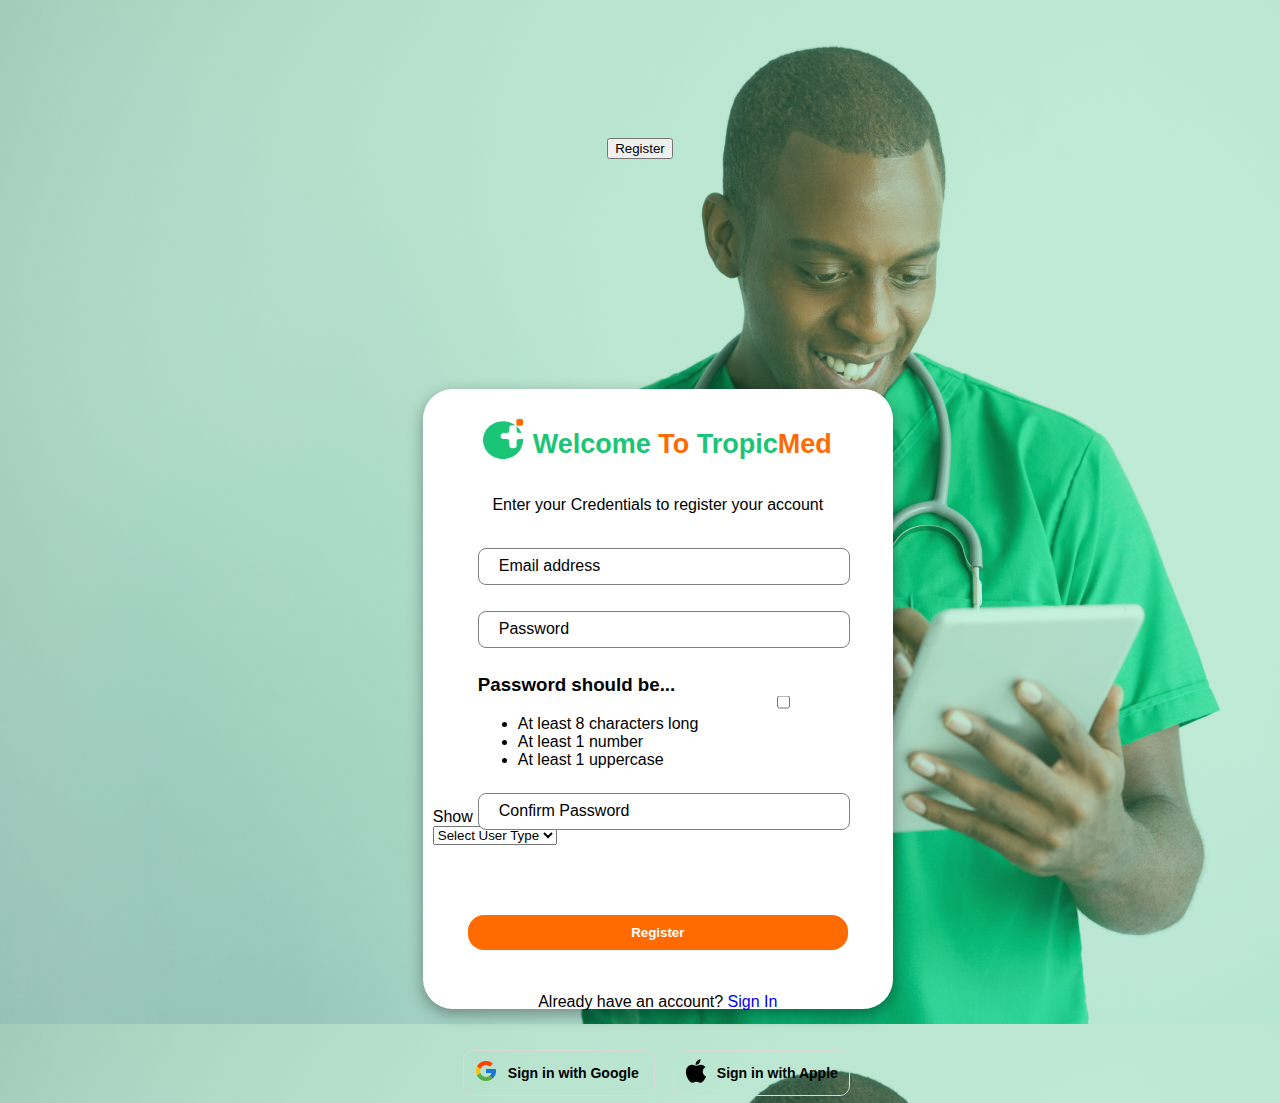
<file: registration/registration.html>
<!DOCTYPE html>
<html>
<head>
    <link rel="stylesheet" href="https://cdn.jsdelivr.net/npm/bootstrap-icons@1.3.0/font/bootstrap-icons.css" />
    <!--<link rel="stylesheet" href="https://cdnjs.cloudflare.com/ajax/libs/font-awesome/6.4.2/css/all.min.css">-->
    <link rel="stylesheet" type="text/css" href="regstyle.css">
    <title>TM-Register</title>
</head>
<body>
    <button id="openRegister">Register</button>
    <div class="overlay" id="overlay"></div>
    <div class="popup" id="popup">
        <!--<span class="close-button" id="closeButton">&times;</span>-->
        <!--<h2>Sign In</h2>-->
        <form id="signupForm">
              <img
                style="
                width: 40px;
                height: 40px;"
                class="logo-sgn"
                src="assets/Logo.jpg"
                alt="logo"/>
              <div class="header-container">
                <h1><span style="color: #1BC576;">Welcome </span><span style="color: #FF6B00;">To </span><span style="color: #1BC576;">Tropic</span><span style="color: #FF6B00;">Med</span></h1>
                <p>Enter your Credentials to register your account</p>
            </div>
              <div class="input-block">
                    <input type="text" id="input-email" name="email" required>
                    <span class="email-placeholder">Email address</span>
              </div>      
              <div class="input-block">
                    <input type="password" id="input-password" name="password" required>
                    <span class="pass-placeholder">Password</span>
                    <!--<i class="bi bi-eye-slash" id="show-password"></i>
                    <i class="fa-solid fa-eye" id="show-password"></i>-->
                    <div class="password-checklist">
                      <h3 class="checklist-title">Password should be...</h3>
                      <ul class="checklist">
                        <li class="list-item">At least 8 characters long</li>
                        <li class="list-item">At least 1 number</li>
                        <li class="list-item">At least 1 uppercase</li>
                      </ul>
                    </div>
              </div>
              <div class="input-block">
                <input type="password" id="repeat-password" name="cpassword" required>
                <span class="cpass-placeholder">Confirm Password</span>
                <!--<i class="fa-solid fa-eye" id="show-password"></i>-->
              </div>
              <div class="password-toggle">
                <input type="checkbox" id="show-password" onclick="passFunction()">
                <label for="show-password">Show Password</label>
              </div>
              <div class="select-block">
                    <select name="role" id="role" class="role"> 
                      <option value="other">Select User Type</option>
                      <option value="customer">Customer</option>
                      <a href="Doctor Reg\docreg.html"><option value="doctor">Doctor</option></a>
                      <a href="SP Reg\spreg.html"></a><option value="service provider">Service Provider</option>
                    </select>
              </div>
              
              <button class="submit" type="submit" id="submitButton">Register</button>

              <div class="alternate-sign">
                <h2 class="alt-sign-text" style="text-align:center">Already have an account?<a href="#"> Sign In</a></h2>
              </div>

              <div class="alternate-icons">
                <div class="google-icon">
                    <div class="gimage">
                        <img src="assets/icons8-google-24.png" alt="google-icon" style="height: 24px; width: 24px; top: -5px;">
                    </div>
                    <div class="gtext">
                        <a href="#"><h3 class="g-btn">Sign in with Google</h3></a>
                    </div> 
                </div>
                <div class="apple-icon">
                    <div class="aimage">
                        <img src="assets/icons8-apple-logo-24.png" alt="apple-icon" style="height: 24px; width: 24px; top: -5px;">
                    </div>
                    <div class="atext">
                        <a href="#"><h3 class="a-btn">Sign in with Apple</h3></a>
                    </div>  
                </div>
              </div>
          </form>
        <!--<form id="signupForm">
            <label for="username">Username:</label>
            <input type="text" id="username" name="username" required><br>
            <label for="password">Password:</label>
            <input type="password" id="password" name="password" required><br>
            <button type="submit" id="submitButton">Submit</button>
        </form>-->
    </div>
    
    <script src="reg.js"></script>
</body>
</html>
</file>
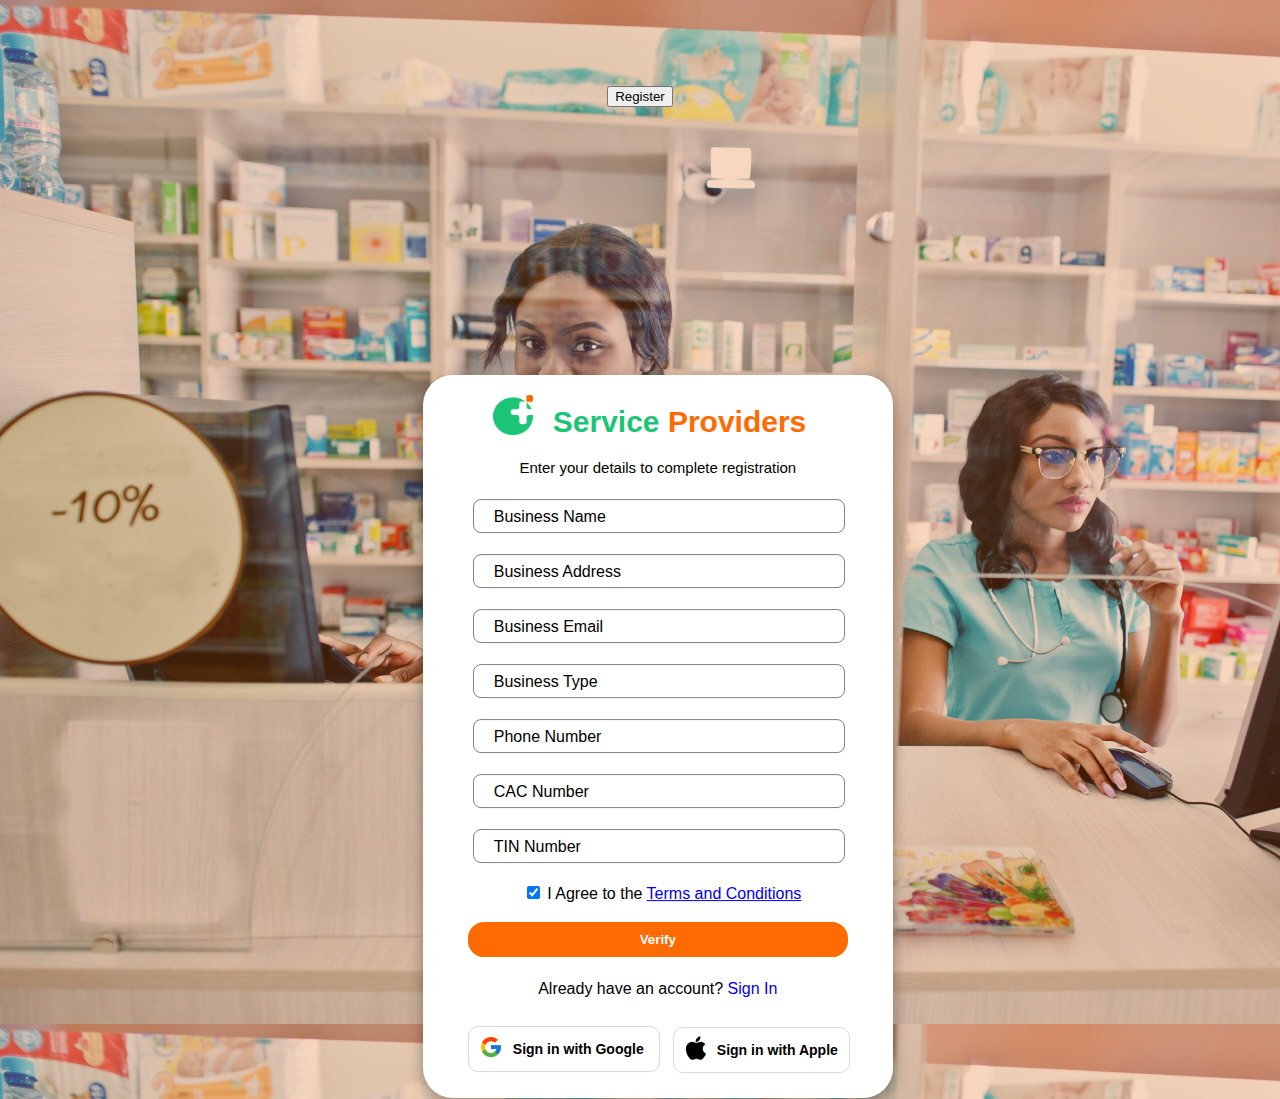
<file: registration/spreg.html>
<!DOCTYPE html>
<html>
<head>
    <link rel="stylesheet" type="text/css" href="spstyle.css">
    <title>TM-SPRegister</title>
</head>
<body>
    <button id="openRegister">Register</button>
    <div class="overlay" id="overlay"></div>
    <div class="popup" id="popup">
        <!--<span class="close-button" id="closeButton">&times;</span>
        <h2>Sign In</h2>-->
        <form id="signupForm">
              <img
                style="
                width: 40px;
                height: 40px;"
                class="logo-sgn"
                src="assets/Logo.jpg"
                alt="logo"/>
              <div class="header-container">
                <h1><span style="color: #1BC576;">Service </span><span style="color: #FF6B00;">Providers</span>
                <p>Enter your details to complete registration</p>
            </div>
              <div class="input-block">
                    <input type="text" id="input-bn" name="business-name" required>
                    <span class="bn-placeholder">Business Name</span>
              </div>      
              <div class="input-block">
                    <input type="text" id="input-ba" name="business-address" required>
                    <span class="ba-placeholder">Business Address</span>
              </div>
              <div class="input-block">
                <input type="text" id="input-email" name="email" required>
                <span class="email-placeholder">Business Email</span>
              </div>
              <div class="input-block">
                <input type="text" id="input-bt" name="business-type" required>
                <span class="bt-placeholder">Business Type</span>
              </div>
              <div class="input-block">
                <input type="phone" id="phone" name="phone" pattern="[0-9]{4}-[0-9]{3}-[0-9]{4}" required>
                <span class="lcnumber-placeholder">Phone Number</span>
              </div>
              <div class="input-block">
                <input type="number" id="cac" name="cac-number" pattern="[0-9]{4}-[0-9]{3}-[0-9]{4}" required>
                <span class=" cacnumber-placeholder">CAC Number</span>
              </div>
              <div class="input-block">
                <input type="number" id="tin" name="tin-number" pattern="[0-9]{4}-[0-9]{3}-[0-9]{4}" required>
                <span class="tinnumber-placeholder">TIN Number</span>
              </div>
            
              <label>
                <input class="checkbox" type="checkbox" checked="checked" name="remember" style="margin-bottom:15px"> I Agree to the <a href="#" class="checkbox-text">Terms and Conditions</a>
              </label>

              <button class="submit" type="submit" id="submitButton">Verify</button>

              <div class="alternate-sign">
                <h2 class="alt-sign-text" style="text-align:center">Already have an account?<a href="#"> Sign In</a></h2>
              </div>

              <div class="alternate-icons">
                <div class="google-icon">
                    <div class="gimage">
                        <img src="assets/icons8-google-24.png" alt="google-icon" style="height: 24px; width: 24px; top: -5px;">
                    </div>
                    <div class="gtext">
                        <a href="#"><h3 class="g-btn">Sign in with Google</h3></a>
                    </div> 
                </div>
                <div class="apple-icon">
                    <div class="aimage">
                        <img src="assets/icons8-apple-logo-24.png" alt="apple-icon" style="height: 24px; width: 24px; top: -5px;">
                    </div>
                    <div class="atext">
                        <a href="#"><h3 class="a-btn">Sign in with Apple</h3></a>
                    </div>  
                </div>
              </div>
          </form>
        <!--<form id="signupForm">
            <label for="username">Username:</label>
            <input type="text" id="username" name="username" required><br>
            <label for="password">Password:</label>
            <input type="password" id="password" name="password" required><br>
            <button type="submit" id="submitButton">Submit</button>
        </form>-->
    </div>
    
    <script src="spapp.js"></script>
</body>
</html>
</file>
<file: styles.css>
*{
    box-sizing: border-box;
}
body{
    font-family: Arial;
    padding: 10px;
    margin: auto;
    overflow-x: hidden;
    scrollbar-gutter: stable;
    width: 100%;
}
.heading{
    box-sizing: border-box;
    padding: 10px;
}
.container {
    display: block;
    cursor: pointer;
    margin-right: 0;
}
  
.bar1, .bar3 {
    width: 35px;
    height: 5px;
    background-color: #1BC576;
    margin: 6px 0;
    /*transition: 0.4s;*/
}
  
.bar2{
    width: 25px;
    height: 5px;
    background-color: #FF6B00;
    margin: 6px 0;
    /*transition: 0.4s;*/
}
.topnav {
    overflow: hidden;
    display: block;
    padding: 10px 16px;
}
.logo-container{
    width: 40px;
    height: 40px;
    position: relative;
    top: -40px;
    left: 95px;
}
h2{
    float: left;
    position: relative;
    left: 55px;
    bottom: 55px;
}
.sidenav {
    height: 80%;
    width: 0;
    position: fixed;
    z-index: 1;
    top: 0;
    left: 0;
    background-color: white;
    overflow-x: hidden;
    transition: 0.5s;
    padding-top: 60px;
}
.dtext{
    position: relative;
    left: 30px;
    top: 30px;
    color: #FF6B00;
}
.dimage1{
    position: relative;
    width: 50px;
    height: 50px;
    border-radius: 50%; 
    border: 10px;
    top: 0;
}
.sidenav a {
    padding: 8px 8px 8px 32px;
    margin-top: 15px;
    color: black;
    font-size: 15px;
    display: block;
    transition: 0.3s;
    text-decoration: none;
    align-items: center;
}
.sidenav a:hover {
    color: #FF6B00;
}
.sidenav .closebtn {
    position: absolute;
    top: 0;
    right: 25px;
    font-size: 36px;
    margin-left: 50px;
}
.submit{
    border: none;
    background-color: white;
    position: relative;
    right: 30px;
    cursor: pointer;
    left: 30px;
    padding-top: 20px;
    font-size: 20px;
}
.submit:hover{
    color: #FF6B00;
}
.buttons{
    float: right;
    right: 105px;
    position: relative;
    top: -65px;
}
#sign{
    background-color: #FF6B00;
    color: black;
    border: none;
    padding-left: 10px;
    padding-right: 10px;
    margin-right: 50px;
    height: 30px;
    border-radius: 5px;
    cursor: pointer;
    font-size: medium;
    font-weight: bold;
}
#sign:hover{
    background-color: #1BC576;
}
#openRegister{
    border: none;
    background-color: white;
    position: relative;
    right: 40px;
    cursor: pointer;
    font-size: medium;
    font-weight: bold;
}
#openRegister:hover{
    color: #FF6B00;
}
.dimage{
    float: right;
    position: relative;
    left: 110px;
    top: -40px;
    margin-right: 40px;
    visibility: hidden;
}
.modal{
    box-sizing: border-box;
    position: relative;
    align-items: center;
    float: left;
    display: none;
    left: 0;
    top: 0;
    width: 100%;
    height: 100%;
    overflow: auto;
}
.sign-container{
    max-width: 460px;
    height: 651px;
    margin: auto;
    margin-top: 100px;
    padding: 20px;
    border: 0.5px solid;
    border-radius: 16px;
}
.welcome{
    box-sizing: border-box;
}
.info{
    position: relative;
    top: -70px;
    right: 20px;
}
.info-text{
    position: relative;
    box-sizing: border-box;
    font-size: 50px;
    top: -300px;
    width: 450px;
    line-height: 1.5;
    left: 150px;
}
.sponsors{
    border: 5px solid #1BC576;
    border-radius: 15px;
    position: relative;
    margin: auto;
    padding: 30px;
    top: 45px;
    text-align: center;
    float: left;
    font-size: 20px;
    left: 20px;
}
.services{
    display: flex;           
    flex-direction: row;
    justify-content: center;
    position: relative;
    float: left;
    right: 200px;
    top: 150px;
    margin: auto;
}
.services-card{
    position: relative;
    display: inline;
    border-radius: 8px;
    transition: 0.8s ease-in-out;
    overflow: hidden;
    box-shadow: white;
    margin-left: 30px;
}
.services-card:hover{
    transform: translateY(-16px);
    cursor: pointer;
}
.services-image{
    position: relative;
}
.services-text{
    position: relative;
    font-size: small;
    top: 10px;
    text-align: center;
}
.quote{
    margin: 0;
    padding: 0;
    position: relative;
    font-weight: 400;
    font-size: x-large;
    float: left;
    display: flex;
    flex-direction: row;
    text-align: left;
    top: -50px;
    right: 50px;
}
.row{
    background: #E2FEF9;
    height: 425px;
    width: auto;
    margin: 45px;
    position: relative;
    top: 500px;
    visibility: ;
}
.column{
    float: left;
    padding: 10px;
    height: 500px; /* Should be removed. Only for demonstration */
    max-width: 400px;
    margin: 0;
    box-sizing: border-box;
    position: relative;
    top: -210px;
    display: flex;
    flex-direction: row;
    align-items: center;
    justify-content: center;
    right: 240px;
    text-align: justify;
    visibility: ;
}
.Happy{
    position: relative;
    left: 160px;
    top: -50px;
}
.row:after {
    content: "";
    display: table;
    clear: both;
}
.personnel-row{
    position: relative;
    top: 300px;
    display: grid;
    grid-template-columns: repeat(2, minmax(200px,1fr));
    grid-gap: 20px;
    text-align: center;
    padding: 1em;
    max-width: 30rem;
    left: 220px;
    float: left;
}
.counter-column{
    display: flex;
    flex-direction: column;
    align-items: center;
}
.text1{
    font-weight: bold;
    font-size: 16px;
    margin-top: 10px;
    font-family: Arial;
}
.text2{
    font-size: 14px;
    margin-top: 5px;
    font-family: Arial;
    font-weight: bold;
}
.capacity{
    display: flex;
    position: relative;
    bottom: 200px;
    justify-content: center;
    width: 350px;
}
.justified-text{
    position: relative;
    font-family: Arial;
    left: 250px;
    display: flex;
    text-align: left;
    text-justify: none;
}
.feature-text{
    display: flex;
    text-align: justify;
    justify-content: center;
    position: relative;
    top: 750px;
    float: left;
}
.txt{
    font-size: 48px;
    font-family: arial;
    font-weight: 700;
}
.underline{
    width: 150px;
    height: 10px;
    background-color: #FF6B00;
    display: flex;
    position: relative;
    top: 30px;
    left: 30%;
}
.story-card{
    display: inline-block;
    position: relative;
    text-align: center;
    top: 500px;
}
.card-child{
    position: relative;
    padding: 2rem 2rem;
    vertical-align: middle;
    width: 288px;
    height: 580px;
    border-radius: 10px;
    margin-left: 35px;
    float: left;
    transition: 0.6s ease-in-out;
    box-shadow: 0 5px 12px rgba(0, 0, 0, 0.26);
}
.card-child:hover{
    transform: translateY(-16px);
    cursor: pointer;
}
.card-image{
    position: relative;
    align-items: center;
    border-radius: 10px;
    right: 25px;
    top: -25px;
}
.hover-text h2{
    position: relative;
    top: -35px;
    left: -20px;
    text-align: justify;
    padding: 10px 0;
    width: 245px;
    height: 60px;
    font-size: 22px;
    word-wrap: break-word;
}
.hover-text a{
    text-decoration: none;
    transition: 0.2s ease;
    color: black;
    cursor: pointer;
}
.hover-text a:hover{
    color: #FF6B00;
}
.expand-text p{
    position: relative;
    width: 240px;
    height: 120px;
    text-align: justify;
    float: left;
    top: -40px;
    left: -20px;
    font-weight: 400;
    line-height: 28.80px;
    font-weight: 400;
}
.bottom-card{
    position: relative;
    float: left;
}
.bottom-card-image{
    position: relative;
    left: -55px;
    top: -35px;
}
.bottom-card-name{
    position: relative; 
    font-size: small;
    top: -75px;
    left: 20px;
}
.bottom-card-date{
    position: relative; 
    font-size: x-small;
    color: #727272;
    left: 130px;
    top: -105px;
    font-weight: bold;
}
.more{
    display: flex;
    text-align: justify;
    justify-content: center;
    position: relative;
    top: 550px;
    font-weight: 700;
    font-size: 20px;
}
.more a{
    transition: 0.2s ease;
    color: black;
    cursor: pointer;
}
.more a:hover{
    color: #FF6B00;
}
.frequent-text{
    display: flex;
    text-align: justify;
    justify-content: center;
    position: relative;
    top: 600px;
    left: 20px;
}
.txt1{
    font-size: 48px;
    font-family: arial;
    font-weight: 700;
}
.underline1{
    width: 150px;
    height: 10px;
    background-color: #FF6B00;
    display: flex;
    position: relative;
    top: 10px;
    right: 15px;
}
.questions{
    display: grid;
    align-items: center;
    position: relative;
    justify-items: center;
    top: 650px;
}
.collapsible {
    cursor: pointer;
    padding: 18px;
    width: 607px;
    border: none;
    text-align: left;
    outline: none;
    font-size: 15px;
    margin: 10px;
    border-radius: 10px;
    border: 2px;
}
  
.active, .collapsible:hover {
    background-color: #A3A3A3;
}
  
.collapsible:after {
    content: '\002B';
    font-weight: bold;
    float: right;
    margin-left: 5px;
}
  
.active:after {
    content: "\2212";
}
  
.content {
    padding: 0;
    max-height: 0;
    width: 607px;
    overflow: hidden;
    transition: max-height 0.2s ease-out;
    border-radius: 10px;
    /*border: 2px solid #FF6B00;*/
}
.content p{
    position: relative;
    left: 10px;
}
.footer-con{
    max-width: 1170px;
	margin:auto;
    font-family: arial;
}
.footer-row{
    display: flex;
	flex-wrap: wrap;
    position: relative;
    left: 60px;
}
ul{
    list-style: none;
}
.footer{
    background-color: #CBCFDC;
    padding: 70px 0;
    position: relative;
    bottom: -800px;
    width: 1440px;
    right: 20px;
}
.footer-col{
    width: 25%;
    padding: 0 15px;
 }
.footer-logo{
    display: flex;
    float: left;
    position: relative;
    top: 20px;
    left: -150px;
 }
 .footer-logo-text{
    position: relative;
    top: 10px;
    left: -130px;
 }
 .footer-col h4{
     font-size: 18px;
     left: -80px;
     text-transform: capitalize;
     margin-bottom: 35px;
     font-weight: 500;
     position: relative;
 }
 .footer-col h4::before{
     content: '';
     position: absolute;
     left:0;
     bottom: -10px;
     background-color: #FF6B00;
     height: 2px;
     box-sizing: border-box;
     width: 50px;
 }
 .footer-col ul li:not(:last-child){
     margin-bottom: 10px;
 }
 .footer-col ul li a{
    position: relative;
    right: 120px;
     font-size: 16px;
     text-transform: capitalize;
     color: black;
     text-decoration: none;
     font-weight: 300;
     display: block;
     transition: all 0.3s ease;
 }
 .footer-col ul li a:hover{
     color: #FF6B00;
     padding-left: 8px;
 }
 .footer-col .social-links{
    position: relative;
    right: 80px;
 }
 .footer-col .social-links a{
     display: inline-block;
     height: 40px;
     width: 40px;
     background-color: #1BC576;
     margin:0 10px 10px 0;
     text-align: center;
     line-height: 40px;
     border-radius: 50%;
     color: #ffffff;
     transition: all 0.5s ease;
 }
.footer-col .social-links a:hover{
     color: #FF6B00;
     background-color: #ffffff;
}

/**create for phone sizes*/
@media screen and (max-width: 430px) {
    
    body{
        width: 100%;
    }
    .topnav{
       overflow: visible;
       max-width: 100%;
    }
    .sidenav{
        height: 20%;
    }
    .dimage{
        position: relative;
        left: 600px;
        top: -80px;
    }
    .buttons{
        position: relative;
        right: -850px;
        top: -140px;
    }
    .sponsors{
        position: relative;
        top: -250px;
        left: 145%;
    }
    .services{
        position: relative;
        top: -100px;
        left: 55%;
    }
    .services-card{
        position: relative;
        display: inline;
        border-radius: 8px;
        transition: 0.8s ease-in-out;
        overflow: hidden;
        box-shadow: white;
        margin-left: 40px;
    }
    .info{
        position: relative;
        align-items: center;
    }
    .row{
        position: relative;
        left: 100px;
        width: 300%;
        top: 600px;
    }
    .column{
        position: relative;
        display: flex;
        flex-direction: row;
        left: 50px;
        bottom: 400px;
    }
    .quote{
        position: relative;
        top: -400px;
        padding-left: 50px;
    }
    .Happy{
        position: relative;
        top: -390px;
        padding-right: 50px;
    }
    .personnel-row{
        position: relative;
        top: 50px;
    }
    .feature-text{
        position: relative;
        top: 50px;
        left: 150%;
    }
    .txt{
        position: relative;
        width: 400px;
        left: -50px;
        top: 50px;
    }
    .underline{
        position: relative;
        align-items: center;
    }
    .story-card{
        position: relative;
        display: flex;
        flex-direction: row;
        width: 150%;
        top: 200px;
        left: 30px;
    }
    .card-child{
        position: relative;
        width: 288px;
        height: 580px;
        border-radius: 10px;
        float: left;
    } 
    .more{
        position: relative;
        top: 300px;
        align-items: center;
        left: 145%;
    }
    .frequent-text{
        position: relative;
        justify-content: center;
        top: 400px;
        left: 150%;
    }   
    .questions{
        position: relative;
        top: 500px;
        left: 110%;
    }
}
</file>
<file: docreg.css>
/*{
    margin: 0;
    padding: 0;
}*/

body{
    /*background-color: #c9d6ff;*/
    background-image: linear-gradient(rgba(27, 197, 118, 0.25),rgba(27, 197, 118, 0.25)), url(assets/sidedoc.png);
    display: flex;
    align-items: center;
    justify-content: center;
    flex-direction: column;
    height: 100vh;
    font-family: Arial;
}

/* Styles for the overlay*/ 
.overlay {
    display: none;
    position: fixed;
    top: 0;
    left: 0;
    width: 100%;
    height: 100%;
    background-position: center;
    background-size: cover;
    opacity: 2;
    z-index: 1;
}

/* Styles for the popup*/ 
.popup {
    top: 90%;
    left: 20%;
    align-items: center;
    justify-content: center;
    transform: translate(-50%, -50%);
    background-color: #fff;
    padding: 10px;
    z-index: 2;
    border-radius: 30px;
    box-shadow: 0 5px 15px rgba(0, 0, 0, 0.35);
    position: relative;
    width: 450px;
}

/*Style the header*/
.logo-sgn{
    position: absolute;
    top: 20px;
    left: 70px;
}

.header-container h1{
    position: relative;
    top: 0;
    left: 140px;
    font-size: 30px;
}

.header-container p{
    position: relative;
    top: 5px;
    right: 130px;
    text-align: center;
    font-size: 15px;
    font-style: normal;
    font-weight: 400;
    line-height: normal;
}

/*.popup form{
    background-color: #fff;
    display: flex;
    align-items: center;
    justify-content: center;
    flex-direction: column;
    padding: 0 40px;
    height: 100%;
}*/

.input-block{
    position: relative;
    top: 0;
    left: 40px;
    margin-bottom: 5px;
}

.popup .input-block input{
    border: none;
    margin: 8px 0;
    padding: 10px 15px;
    font-size: 11px;
    border-radius: 8px;
    width: 340px;
    outline: none;
    position: relative;
    border: 1px solid  grey;
}

div.input-block span {
    position: absolute;
    margin: 17px 0;
    padding: 0 4px;
    display: flex;
    align-items: center;
    top: 0;
    left: 17px;
    transition: all 0.2s;
    transform-origin: 0% 0%;
    background: none;
    pointer-events: none;
}

div.input-block input:valid + span,
div.input-block input:focus + span {
    transform: scale(0.8) translateY(-20px);
    border: 0.5px solid grey;
    border-radius: 5px;
    background-color: white;
}

div.input-block input:focus{
    color: #284B63;
    border-color: grey;
}

div.input-block input:focus + span {
    color: #284B63;
}

#show-password{
    position: absolute;
    top: 50%;
    right: 100px;
    transform: translateY(-50%);
    cursor: pointer;
    color: grey;
    margin-bottom: 20px;
    font-size: 15px;
}

#show-password1{
    position: absolute;
    top: 50%;
    right: 100px;
    transform: translateY(-50%);
    cursor: pointer;
    color: grey;
    margin-bottom: 20px;
    font-size: 15px;
}

.password-validation {
    position: absolute;
    top: 50%;
    left: 0;
    margin-top: 5px;
    padding: 2px;
    font-size: 12px;
    display: none;
}

.password-validation ul {
    list-style: none;
    padding: 0;
    margin: 0;
    border: 1px solid grey;
    border-radius: 5px;
}

.password-validation li {
    display: flex;
    align-items: center;
    color: red;
    margin-bottom: 5px;
}

.password-validation .icon {
    margin-right: 5px;
    width: 12px;
    height: 12px;
}

.password-validation.valid li {
    color: green;
    text-decoration: none;
    margin-bottom: 5px;
}

.password-validation.valid .icon {
    background-color: green;
}

label{
    position: relative;
    top: 7px;
    left: 20%;
}

.submit{
    position: relative;
    top: 15px;
    left: 35px;
    width: 380px;
    padding: 10px 150px;
    border-radius: 16px;
    border: none;
    background-color: #FF6B00;
    font-weight: bolder;
    color: #fff;
}

.submit:hover{
    cursor: pointer;
    background-color: #1BC576;
}

.alternate-sign{
    position: relative;
    top: 25px;
}

.alternate-sign h2{
    font-size: 16px;
    font-weight: 400;
}

.alternate-sign h2 a{
    text-decoration: none;
    cursor: pointer;
}

.alternate-icons{
    position: relative;
    /*top: 5px;*/
    bottom: 5px;
    display: flex;
    /*padding: 4px 20px;*/
    flex-direction: column;
    /*align-items: flex-start;*/
    gap: 10px;
}

.google-icon{
    position: relative;
    flex-direction: row;
    display: flex;
    top: 45px;
    border: .5px solid #D9D9D9;
    border-radius: 10px;
    width: 190px;
    left: 35px;
}

.google-icon:hover{
    background-color: #1BC576;
}

.gimage{
    position: relative;
    top: 8px;
    left: 10px;
}

.gtext{
    position: relative;
    left: 20px;
    font-size: 12px;
}

.gtext a{
    text-decoration: none;
    color: black;
}

.apple-icon{
    position: relative;
    flex-direction: row;
    display: flex;
    border: 1px solid #D9D9D9;
    border-radius: 10px;
    top: -10px;
    width: 175px;
    left: 240px;
}

.apple-icon:hover{
    background-color: #1BC576;
}

.aimage{
    position: relative;
    top: 8px;
    left: 10px;
}

.atext{
    position: relative;
    left: 19px;
    font-size: 12px;    
}

.atext a{
    text-decoration: none;
    color: black;
}

/*Style for the close button*/ 
.close-button {
    position: absolute;
    right: 30px;
    top: 15px;
    font-size: 36px;
    cursor: pointer;
}
.close-button:hover{
    color: #FF6B00;
}
</file>
<file: regstyle.css>
body{
    /*background-color: #c9d6ff;*/
    
    background-image: linear-gradient(rgba(27, 197, 118, 0.25),rgba(27, 197, 118, 0.25)), url(assets/smdc.png);
    display: flex;
    align-items: center;
    justify-content: center;
    flex-direction: column;
    height: 100vh;
    font-family: Arial;
}

/* Styles for the overlay*/ 
.overlay {
    display: none;
    position: fixed;
    top: 0;
    left: 0;
    width: 100%;
    height: 100%;
    background-image: linear-gradient(rgba(27, 197, 118, 0.25),rgba(27, 197, 118, 0.25)), url(assets/smdc.png);
    background-position: center;
    background-size: cover;
    /*background-color: #E05E0040;*/
    opacity: 2;
    z-index: 1;
}

/* Styles for the popup*/ 
.popup {
    top: 45%;
    left: 20%;
    align-items: center;
    justify-content: center;
    transform: translate(-50%, -50%);
    /*background-image: url(assets/pills3.jpg);*/
    background-color: #fff;
    padding: 10px;
    z-index: 2;
    border-radius: 30px;
    box-shadow: 0 5px 15px rgba(0, 0, 0, 0.35);
    position: relative;
    /*overflow: hidden;*/
    width: 450px;
    height: 600px;
    /*max-width: 100%;*/
    /*min-height: 480px;*/
}

/*Style the header*/
.logo-sgn{
    position: absolute;
    top: 30px;
    left: 60px;
}

.header-container h1{
    position: relative;
    top: 12px;
    left: 100px;
    font-size: 27px;
}

.header-container p{
    position: relative;
    top: 30px;
    text-align: center;
}

/*.popup form{
    background-color: #fff;
    display: flex;
    align-items: center;
    justify-content: center;
    flex-direction: column;
    padding: 0 40px;
    height: 100%;
}*/

.input-block{
    position: relative;
    top: 40px;
    left: 45px;
    margin-bottom: 10px;
}

.popup .input-block input{
    border: none;
    margin: 8px 0;
    padding: 10px 15px;
    font-size: 13px;
    border-radius: 8px;
    width: 340px;
    outline: none;
    position: relative;
    border: 1px solid  grey;
}

div.input-block span {
    position: absolute;
    margin: 17px 0;
    padding: 0 4px;
    display: flex;
    align-items: center;
    top: 0;
    left: 17px;
    transition: all 0.2s;
    transform-origin: 0% 0%;
    background: none;
    pointer-events: none;
}

div.input-block input:valid + span,
div.input-block input:focus + span {
    transform: scale(0.8) translateY(-20px);
    border: 0.5px solid grey;
    border-radius: 5px;
    background-color: white;
}

div.input-block input:focus{
    color: #284B63;
    border-color: grey;
}

div.input-block input:focus + span {
    color: #284B63;
}

#show-password{
    position: absolute;
    top: 50%;
    right: 100px;
    transform: translateY(-50%);
    cursor: pointer;
    color: grey;
    margin-bottom: 20px;
    font-size: 15px;
}

#show-password1{
    position: absolute;
    top: 50%;
    right: 100px;
    transform: translateY(-50%);
    cursor: pointer;
    color: grey;
    margin-bottom: 20px;
    font-size: 15px;
}

.password-validation {
    position: absolute;
    top: 70%;
    left: 0;
    padding: 2px;
    font-size: 12px;
    display: none;
    z-index: 10;
}

.password-validation ul {
    list-style: none;
    padding: 5px;
    border: 1px solid grey;
    border-radius: 5px;
    background-color: #fff;
}

.password-validation p {
    position: relative;
    left: 20px;
}

.password-validation li {
    display: flex;
    align-items: center;
    color: red;
}

.password-validation .icon {
    margin-right: 5px;
    width: 12px;
    height: 12px;
    position: relative;
    top: -1px;
    left: 2px;
}

.password-validation.valid li {
    color: green;
    text-decoration: none;
}

.password-not-match {
    color: red;
    font-size: 12px;
    position: absolute;
    left: 20px;
    top: 35px;
  }


option{
    border: 1px solid  #1BC576;
    border-radius: 8px; 
}

.submit{
    position: relative;
    top: 70px;
    left: 35px;
    width: 380px;
    padding: 10px 150px;
    border-radius: 16px;
    border: none;
    background-color: #FF6B00;
    font-weight: bolder;
    color: #fff;
}

.submit:hover{
    cursor: pointer;
    background-color: #1BC576;
}

.alternate-sign{
    position: relative;
    top: 100px;
}

.alternate-sign h2{
    font-size: 16px;
    font-weight: 400;
}

.alternate-sign h2 a{
    text-decoration: none;
    cursor: pointer;
}

.alternate-icons{
    position: relative;
    /*top: 5px;*/
    bottom: -5px;
    display: flex;
    /*padding: 4px 20px;*/
    flex-direction: column;
    /*align-items: flex-start;*/
    gap: 10px;
}

.google-icon{
    position: relative;
    flex-direction: row;
    display: flex;
    top: 120px;
    border: .5px solid #D9D9D9;
    border-radius: 10px;
    width: 190px;
    left: 30px;
}

.google-icon:hover{
    background-color: #1BC576;
}

.gimage{
    position: relative;
    top: 8px;
    left: 10px;
}

.gtext{
    position: relative;
    left: 20px;
    font-size: 12px;
}

.gtext a{
    text-decoration: none;
    color: black;
}

.apple-icon{
    position: relative;
    flex-direction: row;
    display: flex;
    border: 1px solid #D9D9D9;
    border-radius: 10px;
    top: 64.5px;
    width: 175px;
    left: 240px;
}

.apple-icon:hover{
    background-color: #1BC576;
}

.aimage{
    position: relative;
    top: 8px;
    left: 10px;
}

.atext{
    position: relative;
    left: 19px;
    font-size: 12px;    
}

.atext a{
    text-decoration: none;
    color: black;
}

/*Style for the close button*/ 
.close-button {
    position: absolute;
    right: 30px;
    top: 30px;
    font-size: 36px;
    cursor: pointer;
}
.close-button:hover{
    color: #FF6B00;
}
</file>
<file: signin.css>
body{
    background-image: linear-gradient(rgba(224, 94, 0, 0.25),rgba(224, 94, 0, 0.25)), url(assets/pills.png);
    display: flex;
    align-items: center;
    justify-content: center;
    flex-direction: column;
    height: 100vh;
    font-family: Arial;
}

/* Styles for the overlay*/ 
.overlay {
    display: none;
    position: fixed;
    top: 0;
    left: 0;
    width: 100%;
    height: 100%;
    background-position: center;
    background-size: cover;
    opacity: 2;
    z-index: 1;
}

/* Styles for the popup*/ 
.popup {
    top: 45%;
    left: 18%;
    align-items: center;
    justify-content: center;
    transform: translate(-50%, -50%);
    background-color: #fff;
    padding: 10px;
    z-index: 2;
    border-radius: 30px;
    box-shadow: 0 5px 15px rgba(0, 0, 0, 0.35);
    position: relative;
    width: 450px;
    height: 600px;
}

/*Style the header*/
.logo-sgn{
    position: absolute;
    top: 30px;
    left: 80px;
}

.header-container h1{
    position: relative;
    top: 4px;
    left: 135px;
}

.header-container p{
    position: relative;
    top: 20px;
    text-align: center;
}

.input-block{
    position: relative;
    top: 32px;
    left: 45px;
    margin-bottom: 25px;
}

.popup .input-block input{
    border: none;
    margin: 8px 0;
    padding: 10px 15px;
    font-size: 13px;
    border-radius: 8px;
    width: 340px;
    outline: none;
    position: relative;
    border: 1px solid  grey;
}

div.input-block span {
    position: absolute;
    margin: 17px 0;
    padding: 0 4px;
    display: flex;
    align-items: center;
    top: 0;
    left: 17px;
    transition: all 0.2s;
    transform-origin: 0% 0%;
    background: none;
    pointer-events: none;
}

div.input-block input:valid + span,
div.input-block input:focus + span {
    transform: scale(0.8) translateY(-20px);
    border: 0.5px solid grey;
    border-radius: 5px;
    background-color: white;
}

div.input-block input:focus{
    color: #284B63;
    border-color: grey;
}

div.input-block input:focus + span {
    color: #284B63;
}

.email-not-match {
    color: red;
    font-size: 12px;
    position: absolute;
    left: 20px;
    top: 35px;
}

.password-not-match {
    color: red;
    font-size: 12px;
    position: absolute;
    left: 20px;
    top: 35px;
}

.forgot{
    position: relative;
    top: 40px;
    left: 35%;
}

.forgot a{
    text-decoration: none;
    color: black;
}

.forgot a:hover{
    color: #1BC576;
}

label{
    position: relative;
    top: 63px;
    left: 27%;
}

.submit{
    position: relative;
    top: 80px;
    left: 25px;
    width: 380px;
    padding: 10px 150px;
    border-radius: 16px;
    border: none;
    background-color: #FF6B00;
    font-weight: bolder;
    color: #fff;
}

.submit:hover{
    cursor: pointer;
    background-color: #1BC576;
}

.alternate-sign{
    position: relative;
    top: 95px;
}

.alternate-sign h2{
    font-size: 16px;
    font-weight: 400;
}

.alternate-sign h2 a{
    text-decoration: none;
    cursor: pointer;
}

.alternate-icons{
    position: relative;
    top: 50px;
    display: flex;
    flex-direction: column;
    gap: 10px;
}

.google-icon{
    position: relative;
    flex-direction: row;
    display: flex;
    top: 60px;
    border: .5px solid #D9D9D9;
    border-radius: 10px;
    width: 190px;
    left: 30px;
}

.google-icon:hover{
    background-color: #1BC576;
}

.gimage{
    position: relative;
    top: 8px;
    left: 10px;
}

.gtext{
    position: relative;
    left: 20px;
    font-size: 12px;
}

.gtext a{
    text-decoration: none;
    color: black;
}

.apple-icon{
    position: relative;
    flex-direction: row;
    display: flex;
    border: 1px solid #D9D9D9;
    border-radius: 10px;
    top: 4.5px;
    width: 175px;
    left: 240px;
}

.apple-icon:hover{
    background-color: #1BC576;
}

.aimage{
    position: relative;
    top: 8px;
    left: 10px;
}

.atext{
    position: relative;
    left: 19px;
    font-size: 12px;    
}

.atext a{
    text-decoration: none;
    color: black;
}

/*Style for the close button*/ 
.close-button {
    position: absolute;
    right: 30px;
    top: 30px;
    font-size: 36px;
    cursor: pointer;
}
.close-button:hover{
    color: #FF6B00;
}
</file>
<file: spstyle.css>
body{
    /*background-color: #c9d6ff;*/
    background-image: linear-gradient(rgba(224, 94, 0, 0.25),rgba(224, 94, 0, 0.25)), url(assets/spdc.png);
    display: flex;
    align-items: center;
    justify-content: center;
    flex-direction: column;
    height: 100vh;
    font-family: Arial;
}

/* Styles for the overlay*/ 
.overlay {
    display: none;
    position: fixed;
    top: 0;
    left: 0;
    width: 100%;
    height: 100%;
    background-image: linear-gradient(rgba(224, 94, 0, 0.25),rgba(224, 94, 0, 0.25)), url(assets/spdc.png);
    background-position: center;
    background-size: cover;
    /*background-color: #E05E0040;*/
    opacity: 2;
    z-index: 1;
}

/* Styles for the popup*/ 
.popup {
    top: 90%;
    left: 20%;
    bottom: 50%;
    align-items: center;
    justify-content: center;
    transform: translate(-50%, -50%);
    /*background-image: url(assets/pills3.jpg);*/
    background-color: #fff;
    padding: 10px;
    z-index: 2;
    border-radius: 30px;
    box-shadow: 0 5px 15px rgba(0, 0, 0, 0.35);
    position: relative;
    /*overflow: hidden;*/
    width: 450px;
    
    /*max-width: 100%;*/
    /*min-height: 480px;*/
}

/*Style the header*/
.logo-sgn{
    position: absolute;
    top: 20px;
    left: 70px;
}

.header-container h1{
    position: relative;
    top: 0;
    left: 120px;
    font-size: 30px;
}

.header-container p{
    position: relative;
    top: 5px;
    right: 120px;
    text-align: center;
    font-size: 15px;
    font-style: normal;
    font-weight: 400;
    line-height: normal;
}

/*.popup form{
    background-color: #fff;
    display: flex;
    align-items: center;
    justify-content: center;
    flex-direction: column;
    padding: 0 40px;
    height: 100%;
}*/

.input-block{
    position: relative;
    top: 0;
    left: 40px;
    margin-bottom: 5px;
}

.popup .input-block input{
    border: none;
    margin: 8px 0;
    padding: 10px 15px;
    font-size: 11px;
    border-radius: 8px;
    width: 340px;
    outline: none;
    position: relative;
    border: 1px solid  grey;
}

div.input-block span {
    position: absolute;
    margin: 17px 0;
    padding: 0 4px;
    display: flex;
    align-items: center;
    top: 0;
    left: 17px;
    transition: all 0.2s;
    transform-origin: 0% 0%;
    background: none;
    pointer-events: none;
}

div.input-block input:valid + span,
div.input-block input:focus + span {
    transform: scale(0.8) translateY(-20px);
    border: 0.5px solid grey;
    border-radius: 5px;
    background-color: white;
}

div.input-block input:focus{
    color: #284B63;
    border-color: grey;
}

div.input-block input:focus + span {
    color: #284B63;
}

#show-password{
    position: absolute;
    top: 50%;
    right: 100px;
    transform: translateY(-50%);
    cursor: pointer;
    color: grey;
    margin-bottom: 20px;
    font-size: 15px;
}

#show-password1{
    position: absolute;
    top: 50%;
    right: 100px;
    transform: translateY(-50%);
    cursor: pointer;
    color: grey;
    margin-bottom: 20px;
    font-size: 15px;
}

.password-validation {
    position: absolute;
    top: 50%;
    left: 0;
    margin-top: 5px;
    padding: 2px;
    font-size: 12px;
    display: none;
}

.password-validation ul {
    list-style: none;
    padding: 0;
    margin: 0;
    border: 1px solid grey;
    border-radius: 5px;
}

.password-validation li {
    display: flex;
    align-items: center;
    color: red;
    margin-bottom: 5px;
}

.password-validation .icon {
    margin-right: 5px;
    width: 12px;
    height: 12px;
}

.password-validation.valid li {
    color: green;
    text-decoration: none;
    margin-bottom: 5px;
}

.password-validation.valid .icon {
    background-color: green;
}

label{
    position: relative;
    top: 7px;
    left: 20%;
}

.submit{
    position: relative;
    top: 15px;
    left: 35px;
    width: 380px;
    padding: 10px 150px;
    border-radius: 16px;
    border: none;
    background-color: #FF6B00;
    font-weight: bolder;
    color: #fff;
}

.submit:hover{
    cursor: pointer;
    background-color: #1BC576;
}

.alternate-sign{
    position: relative;
    top: 25px;
}

.alternate-sign h2{
    font-size: 16px;
    font-weight: 400;
}

.alternate-sign h2 a{
    text-decoration: none;
    cursor: pointer;
}

.alternate-icons{
    position: relative;
    /*top: 5px;*/
    bottom: 5px;
    display: flex;
    /*padding: 4px 20px;*/
    flex-direction: column;
    /*align-items: flex-start;*/
    gap: 10px;
}

.google-icon{
    position: relative;
    flex-direction: row;
    display: flex;
    top: 45px;
    border: .5px solid #D9D9D9;
    border-radius: 10px;
    width: 190px;
    left: 35px;
}

.google-icon:hover{
    background-color: #1BC576;
}

.gimage{
    position: relative;
    top: 8px;
    left: 10px;
}

.gtext{
    position: relative;
    left: 20px;
    font-size: 12px;
}

.gtext a{
    text-decoration: none;
    color: black;
}

.apple-icon{
    position: relative;
    flex-direction: row;
    display: flex;
    border: 1px solid #D9D9D9;
    border-radius: 10px;
    top: -10px;
    width: 175px;
    left: 240px;
}

.apple-icon:hover{
    background-color: #1BC576;
}

.aimage{
    position: relative;
    top: 8px;
    left: 10px;
}

.atext{
    position: relative;
    left: 19px;
    font-size: 12px;    
}

.atext a{
    text-decoration: none;
    color: black;
}

/*Style for the close button*/ 
.close-button {
    position: absolute;
    right: 30px;
    top: 15px;
    font-size: 36px;
    cursor: pointer;
}
.close-button:hover{
    color: #FF6B00;
}
</file>
<file: uSstyles.css>
*{
    margin: 0;
    padding: 0;
}

body{
    background-image: linear-gradient(rgba(27, 197, 118, 0.25),rgba(27, 197, 118, 0.25)), url(assets/smdc.png);
    display: flex;
    align-items: center;
    justify-content: center;
    flex-direction: column;
    height: 100vh;
    font-family: Arial;
}

/* Styles for the overlay*/ 
.overlay {
    display: none;
    position: fixed;
    top: 0;
    left: 0;
    width: 100%;
    height: 100%;
    background-position: center;
    background-size: cover;
    opacity: 2;
    z-index: 1;
}

/* Styles for the popup*/ 
.popup {
    top: 45%;
    left: 20%;
    align-items: center;
    justify-content: center;
    transform: translate(-50%, -50%);
    background-color: #fff;
    padding: 10px;
    z-index: 2;
    border-radius: 30px;
    box-shadow: 0 5px 15px rgba(0, 0, 0, 0.35);
    position: relative;
    width: 525px;
    height: 494px;
}

/*Style the header*/
.logo-sgn{
    position: absolute;
    top: 30px;
    left: 80px;
}

.header-container h1{
    position: relative;
    top: 30px;
    left: 150px;
    font-size: 27px;
}

.header-container p{
    position: relative;
    top: 90px;
    text-align: center;
}

/*Content styling*/
.select-block{
    position: relative;
    top: 150px;
    left: 85px;
    margin-bottom: 15px;
}

.role{
    border: none;
    margin: 8px 0;
    padding: 10px 15px;
    font-size: 13px;
    border-radius: 8px;
    width: 370px;
    outline: none;
    position: relative;
    border: 1px solid  grey; 
}

option{
    border: 1px solid  #1BC576;
    border-radius: 8px; 
}

/*Button styling*/
.submit{
    position: relative;
    top: 250px;
    left: 75px;
    width: 380px;
    padding: 10px 150px;
    border-radius: 16px;
    border: none;
    background-color: #FF6B00;
    font-weight: bolder;
    color: #fff;
}

.submit:hover{
    cursor: pointer;
    background-color: #1BC576;
}

.alternate-sign{
    position: relative;
    top: 300px;
}

.alternate-sign h2{
    font-size: 16px;
    font-weight: 400;
}

.alternate-sign h2 a{
    text-decoration: none;
    cursor: pointer;
}
</file>
<file: demo/signin.css>
body{
    /*background-color: #c9d6ff;*/
    background-image: linear-gradient(rgba(224, 94, 0, 0.25),rgba(224, 94, 0, 0.25)), url(assets/pills.png);
    display: flex;
    align-items: center;
    justify-content: center;
    flex-direction: column;
    height: 100vh;
    font-family: Arial;
}

/* Styles for the overlay*/ 
.overlay {
    display: none;
    position: fixed;
    top: 0;
    left: 0;
    width: 100%;
    height: 100%;
    background-image: linear-gradient(rgba(224, 94, 0, 0.25),rgba(224, 94, 0, 0.25)), url(assets/pills.png);
    background-position: center;
    background-size: cover;
    /*background-color: #E05E0040;*/
    opacity: 2;
    z-index: 1;
}

/* Styles for the popup*/ 
.popup {
    top: 45%;
    left: 18%;
    align-items: center;
    justify-content: center;
    transform: translate(-50%, -50%);
    /*background-image: url(assets/pills3.jpg);*/
    background-color: #fff;
    padding: 10px;
    z-index: 2;
    border-radius: 30px;
    box-shadow: 0 5px 15px rgba(0, 0, 0, 0.35);
    position: relative;
    /*overflow: hidden;*/
    width: 450px;
    height: 600px;
    /*max-width: 100%;*/
    /*min-height: 480px;*/
}

/*Style the header*/
.logo-sgn{
    position: absolute;
    top: 30px;
    left: 80px;
}

.header-container h1{
    position: relative;
    top: 4px;
    left: 135px;
}

.header-container p{
    position: relative;
    top: 20px;
    text-align: center;
}

/*.popup form{
    background-color: #fff;
    display: flex;
    align-items: center;
    justify-content: center;
    flex-direction: column;
    padding: 0 40px;
    height: 100%;
}*/

.input-block{
    position: relative;
    top: 32px;
    left: 45px;
    margin-bottom: 25px;
}

.popup .input-block input{
    border: none;
    margin: 8px 0;
    padding: 10px 15px;
    font-size: 13px;
    border-radius: 8px;
    width: 340px;
    outline: none;
    position: relative;
    border: 1px solid  grey;
}

div.input-block span {
    position: absolute;
    margin: 17px 0;
    padding: 0 4px;
    display: flex;
    align-items: center;
    top: 0;
    left: 17px;
    transition: all 0.2s;
    transform-origin: 0% 0%;
    background: none;
    pointer-events: none;
}

div.input-block input:valid + span,
div.input-block input:focus + span {
    transform: scale(0.8) translateY(-20px);
    border: 0.5px solid grey;
    border-radius: 5px;
    background-color: white;
}

div.input-block input:focus{
    color: #284B63;
    border-color: grey;
}

div.input-block input:focus + span {
    color: #284B63;
}

.forgot{
    position: relative;
    top: 40px;
    left: 35%;
}

.forgot a{
    text-decoration: none;
    color: black;
}

.forgot a:hover{
    color: #1BC576;
}

label{
    position: relative;
    top: 63px;
    left: 27%;
}

.submit{
    position: relative;
    top: 80px;
    left: 25px;
    width: 380px;
    padding: 10px 150px;
    border-radius: 16px;
    border: none;
    background-color: #FF6B00;
    font-weight: bolder;
    color: #fff;
}

.submit:hover{
    cursor: pointer;
    background-color: #1BC576;
}

.alternate-sign{
    position: relative;
    top: 95px;
}

.alternate-sign h2{
    font-size: 16px;
    font-weight: 400;
}

.alternate-sign h2 a{
    text-decoration: none;
    cursor: pointer;
}

.alternate-icons{
    position: relative;
    top: 50px;
    display: flex;
    /*padding: 4px 20px;*/
    flex-direction: column;
    /*align-items: flex-start;*/
    gap: 10px;
}

.google-icon{
    position: relative;
    flex-direction: row;
    display: flex;
    top: 60px;
    border: .5px solid #D9D9D9;
    border-radius: 10px;
    width: 190px;
    left: 30px;
}

.google-icon:hover{
    background-color: #1BC576;
}

.gimage{
    position: relative;
    top: 8px;
    left: 10px;
}

.gtext{
    position: relative;
    left: 20px;
    font-size: 12px;
}

.gtext a{
    text-decoration: none;
    color: black;
}

.apple-icon{
    position: relative;
    flex-direction: row;
    display: flex;
    border: 1px solid #D9D9D9;
    border-radius: 10px;
    top: 4.5px;
    width: 175px;
    left: 240px;
}

.apple-icon:hover{
    background-color: #1BC576;
}

.aimage{
    position: relative;
    top: 8px;
    left: 10px;
}

.atext{
    position: relative;
    left: 19px;
    font-size: 12px;    
}

.atext a{
    text-decoration: none;
    color: black;
}

/*Style for the close button*/ 
.close-button {
    position: absolute;
    right: 30px;
    top: 30px;
    font-size: 36px;
    cursor: pointer;
}
.close-button:hover{
    color: #FF6B00;
}
</file>
<file: registration/docreg.css>
body{
    /*background-color: #c9d6ff;*/
    background-image: linear-gradient(rgba(27, 197, 118, 0.25),rgba(27, 197, 118, 0.25)), url(assets/sidedoc.png);
    display: flex;
    align-items: center;
    justify-content: center;
    flex-direction: column;
    height: 100vh;
    font-family: Arial;
}

/* Styles for the overlay*/ 
.overlay {
    display: none;
    position: fixed;
    top: 0;
    left: 0;
    width: 100%;
    height: 100%;
    background-image: linear-gradient(rgba(27, 197, 118, 0.25),rgba(27, 197, 118, 0.25)), url(assets/sidedoc.png);
    background-position: center;
    background-size: cover;
    /*background-color: #E05E0040;*/
    opacity: 2;
    z-index: 1;
}

/* Styles for the popup*/ 
.popup {
    top: 60%;
    left: 20%;
    bottom: 50%;
    align-items: center;
    justify-content: center;
    transform: translate(-50%, -50%);
    /*background-image: url(assets/pills3.jpg);*/
    background-color: #fff;
    padding: 10px;
    z-index: 2;
    border-radius: 30px;
    box-shadow: 0 5px 15px rgba(0, 0, 0, 0.35);
    position: relative;
    /*overflow: hidden;*/
    width: 450px;
    
    /*max-width: 100%;*/
    /*min-height: 480px;*/
}

/*Style the header*/
.logo-sgn{
    position: absolute;
    top: 20px;
    left: 70px;
}

.header-container h1{
    position: relative;
    top: 0;
    left: 140px;
    font-size: 30px;
}

.header-container p{
    position: relative;
    top: 5px;
    right: 130px;
    text-align: center;
    font-size: 15px;
    font-style: normal;
    font-weight: 400;
    line-height: normal;
}

/*.popup form{
    background-color: #fff;
    display: flex;
    align-items: center;
    justify-content: center;
    flex-direction: column;
    padding: 0 40px;
    height: 100%;
}*/

.input-block{
    position: relative;
    top: 0;
    left: 40px;
    margin-bottom: 5px;
}

.popup .input-block input{
    border: none;
    margin: 8px 0;
    padding: 10px 15px;
    font-size: 11px;
    border-radius: 8px;
    width: 340px;
    outline: none;
    position: relative;
    border: 1px solid  grey;
}

div.input-block span {
    position: absolute;
    margin: 17px 0;
    padding: 0 4px;
    display: flex;
    align-items: center;
    top: 0;
    left: 17px;
    transition: all 0.2s;
    transform-origin: 0% 0%;
    background: none;
    pointer-events: none;
}

div.input-block input:valid + span,
div.input-block input:focus + span {
    transform: scale(0.8) translateY(-20px);
    border: 0.5px solid grey;
    border-radius: 5px;
    background-color: white;
}

div.input-block input:focus{
    color: #284B63;
    border-color: grey;
}

div.input-block input:focus + span {
    color: #284B63;
}

label{
    position: relative;
    top: 7px;
    left: 20%;
}

.submit{
    position: relative;
    top: 15px;
    left: 35px;
    width: 380px;
    padding: 10px 150px;
    border-radius: 16px;
    border: none;
    background-color: #FF6B00;
    font-weight: bolder;
    color: #fff;
}

.submit:hover{
    cursor: pointer;
    background-color: #1BC576;
}

.alternate-sign{
    position: relative;
    top: 25px;
}

.alternate-sign h2{
    font-size: 16px;
    font-weight: 400;
}

.alternate-sign h2 a{
    text-decoration: none;
    cursor: pointer;
}

.alternate-icons{
    position: relative;
    /*top: 5px;*/
    bottom: 5px;
    display: flex;
    /*padding: 4px 20px;*/
    flex-direction: column;
    /*align-items: flex-start;*/
    gap: 10px;
}

.google-icon{
    position: relative;
    flex-direction: row;
    display: flex;
    top: 45px;
    border: .5px solid #D9D9D9;
    border-radius: 10px;
    width: 190px;
    left: 35px;
}

.google-icon:hover{
    background-color: #1BC576;
}

.gimage{
    position: relative;
    top: 8px;
    left: 10px;
}

.gtext{
    position: relative;
    left: 20px;
    font-size: 12px;
}

.gtext a{
    text-decoration: none;
    color: black;
}

.apple-icon{
    position: relative;
    flex-direction: row;
    display: flex;
    border: 1px solid #D9D9D9;
    border-radius: 10px;
    top: -10px;
    width: 175px;
    left: 240px;
}

.apple-icon:hover{
    background-color: #1BC576;
}

.aimage{
    position: relative;
    top: 8px;
    left: 10px;
}

.atext{
    position: relative;
    left: 19px;
    font-size: 12px;    
}

.atext a{
    text-decoration: none;
    color: black;
}

/*Style for the close button*/ 
.close-button {
    position: absolute;
    right: 30px;
    top: 15px;
    font-size: 36px;
    cursor: pointer;
}
.close-button:hover{
    color: #FF6B00;
}
</file>
<file: registration/regstyle.css>
body{
    /*background-color: #c9d6ff;*/
    
    background-image: linear-gradient(rgba(27, 197, 118, 0.25),rgba(27, 197, 118, 0.25)), url(assets/smdc.png);
    display: flex;
    align-items: center;
    justify-content: center;
    flex-direction: column;
    height: 100vh;
    font-family: Arial;
}

/* Styles for the overlay*/ 
.overlay {
    display: none;
    position: fixed;
    top: 0;
    left: 0;
    width: 100%;
    height: 100%;
    background-image: linear-gradient(rgba(27, 197, 118, 0.25),rgba(27, 197, 118, 0.25)), url(assets/smdc.png);
    background-position: center;
    background-size: cover;
    /*background-color: #E05E0040;*/
    opacity: 2;
    z-index: 1;
}

/* Styles for the popup*/ 
.popup {
    top: 60%;
    left: 20%;
    align-items: center;
    justify-content: center;
    transform: translate(-50%, -50%);
    /*background-image: url(assets/pills3.jpg);*/
    background-color: #fff;
    padding: 10px;
    z-index: 2;
    border-radius: 30px;
    box-shadow: 0 5px 15px rgba(0, 0, 0, 0.35);
    position: relative;
    /*overflow: hidden;*/
    width: 450px;
    height: 600px;
    /*max-width: 100%;*/
    /*min-height: 480px;*/
}

/*Style the header*/
.logo-sgn{
    position: absolute;
    top: 30px;
    left: 60px;
}

.header-container h1{
    position: relative;
    top: 12px;
    left: 100px;
    font-size: 27px;
}

.header-container p{
    position: relative;
    top: 30px;
    text-align: center;
}

/*.popup form{
    background-color: #fff;
    display: flex;
    align-items: center;
    justify-content: center;
    flex-direction: column;
    padding: 0 40px;
    height: 100%;
}*/

.input-block{
    position: relative;
    top: 40px;
    left: 45px;
    margin-bottom: 10px;
}

.popup .input-block input{
    border: none;
    margin: 8px 0;
    padding: 10px 15px;
    font-size: 13px;
    border-radius: 8px;
    width: 340px;
    outline: none;
    position: relative;
    border: 1px solid  grey;
}

div.input-block span {
    position: absolute;
    margin: 17px 0;
    padding: 0 4px;
    display: flex;
    align-items: center;
    top: 0;
    left: 17px;
    transition: all 0.2s;
    transform-origin: 0% 0%;
    background: none;
    pointer-events: none;
}

div.input-block input:valid + span,
div.input-block input:focus + span {
    transform: scale(0.8) translateY(-20px);
    border: 0.5px solid grey;
    border-radius: 5px;
    background-color: white;
}

div.input-block input:focus{
    color: #284B63;
    border-color: grey;
}

div.input-block input:focus + span {
    color: #284B63;
}

#show-password{
    position: absolute;
    top: 50%;
    right: 100px;
    transform: translateY(-50%);
    cursor: pointer;
    color: grey;
    margin-bottom: 20px;
    font-size: 15px;
}

#show-password1{
    position: absolute;
    top: 50%;
    right: 100px;
    transform: translateY(-50%);
    cursor: pointer;
    color: grey;
    margin-bottom: 20px;
    font-size: 15px;
}

.password-validation {
    position: absolute;
    top: 70%;
    left: 0;
    padding: 2px;
    font-size: 12px;
    display: none;
    z-index: 10;
}

.password-validation ul {
    list-style: none;
    padding: 5px;
    border: 1px solid grey;
    border-radius: 5px;
    background-color: #fff;
}

.password-validation p {
    position: relative;
    left: 20px;
}

.password-validation li {
    display: flex;
    align-items: center;
    color: red;
}

.password-validation .icon {
    margin-right: 5px;
    width: 12px;
    height: 12px;
    position: relative;
    top: -1px;
    left: 2px;
}

.password-validation.valid li {
    color: green;
    text-decoration: none;
}

.password-not-match {
    color: red;
    font-size: 12px;
    position: absolute;
    left: 20px;
    top: 35px;
  }


option{
    border: 1px solid  #1BC576;
    border-radius: 8px; 
}

.submit{
    position: relative;
    top: 70px;
    left: 35px;
    width: 380px;
    padding: 10px 150px;
    border-radius: 16px;
    border: none;
    background-color: #FF6B00;
    font-weight: bolder;
    color: #fff;
}

.submit:hover{
    cursor: pointer;
    background-color: #1BC576;
}

.alternate-sign{
    position: relative;
    top: 100px;
}

.alternate-sign h2{
    font-size: 16px;
    font-weight: 400;
}

.alternate-sign h2 a{
    text-decoration: none;
    cursor: pointer;
}

.alternate-icons{
    position: relative;
    /*top: 5px;*/
    bottom: -5px;
    display: flex;
    /*padding: 4px 20px;*/
    flex-direction: column;
    /*align-items: flex-start;*/
    gap: 10px;
}

.google-icon{
    position: relative;
    flex-direction: row;
    display: flex;
    top: 120px;
    border: .5px solid #D9D9D9;
    border-radius: 10px;
    width: 190px;
    left: 30px;
}

.google-icon:hover{
    background-color: #1BC576;
}

.gimage{
    position: relative;
    top: 8px;
    left: 10px;
}

.gtext{
    position: relative;
    left: 20px;
    font-size: 12px;
}

.gtext a{
    text-decoration: none;
    color: black;
}

.apple-icon{
    position: relative;
    flex-direction: row;
    display: flex;
    border: 1px solid #D9D9D9;
    border-radius: 10px;
    top: 64.5px;
    width: 175px;
    left: 240px;
}

.apple-icon:hover{
    background-color: #1BC576;
}

.aimage{
    position: relative;
    top: 8px;
    left: 10px;
}

.atext{
    position: relative;
    left: 19px;
    font-size: 12px;    
}

.atext a{
    text-decoration: none;
    color: black;
}

/*Style for the close button*/ 
.close-button {
    position: absolute;
    right: 30px;
    top: 30px;
    font-size: 36px;
    cursor: pointer;
}
.close-button:hover{
    color: #FF6B00;
}
</file>
<file: registration/spstyle.css>
body{
    /*background-color: #c9d6ff;*/
    background-image: linear-gradient(rgba(224, 94, 0, 0.25),rgba(224, 94, 0, 0.25)), url(assets/spdc.png);
    display: flex;
    align-items: center;
    justify-content: center;
    flex-direction: column;
    height: 100vh;
    font-family: Arial;
}

/* Styles for the overlay*/ 
.overlay {
    display: none;
    position: fixed;
    top: 0;
    left: 0;
    width: 100%;
    height: 100%;
    background-image: linear-gradient(rgba(224, 94, 0, 0.25),rgba(224, 94, 0, 0.25)), url(assets/spdc.png);
    background-position: center;
    background-size: cover;
    /*background-color: #E05E0040;*/
    opacity: 2;
    z-index: 1;
}

/* Styles for the popup*/ 
.popup {
    top: 70%;
    left: 20%;
    bottom: 50%;
    align-items: center;
    justify-content: center;
    transform: translate(-50%, -50%);
    /*background-image: url(assets/pills3.jpg);*/
    background-color: #fff;
    padding: 10px;
    z-index: 2;
    border-radius: 30px;
    box-shadow: 0 5px 15px rgba(0, 0, 0, 0.35);
    position: relative;
    /*overflow: hidden;*/
    width: 450px;
    
    /*max-width: 100%;*/
    /*min-height: 480px;*/
}

/*Style the header*/
.logo-sgn{
    position: absolute;
    top: 20px;
    left: 70px;
}

.header-container h1{
    position: relative;
    top: 0;
    left: 120px;
    font-size: 30px;
}

.header-container p{
    position: relative;
    top: 5px;
    right: 120px;
    text-align: center;
    font-size: 15px;
    font-style: normal;
    font-weight: 400;
    line-height: normal;
}

/*.popup form{
    background-color: #fff;
    display: flex;
    align-items: center;
    justify-content: center;
    flex-direction: column;
    padding: 0 40px;
    height: 100%;
}*/

.input-block{
    position: relative;
    top: 0;
    left: 40px;
    margin-bottom: 5px;
}

.popup .input-block input{
    border: none;
    margin: 8px 0;
    padding: 10px 15px;
    font-size: 11px;
    border-radius: 8px;
    width: 340px;
    outline: none;
    position: relative;
    border: 1px solid  grey;
}

div.input-block span {
    position: absolute;
    margin: 17px 0;
    padding: 0 4px;
    display: flex;
    align-items: center;
    top: 0;
    left: 17px;
    transition: all 0.2s;
    transform-origin: 0% 0%;
    background: none;
    pointer-events: none;
}

div.input-block input:valid + span,
div.input-block input:focus + span {
    transform: scale(0.8) translateY(-20px);
    border: 0.5px solid grey;
    border-radius: 5px;
    background-color: white;
}

div.input-block input:focus{
    color: #284B63;
    border-color: grey;
}

div.input-block input:focus + span {
    color: #284B63;
}

label{
    position: relative;
    top: 7px;
    left: 20%;
}

.submit{
    position: relative;
    top: 15px;
    left: 35px;
    width: 380px;
    padding: 10px 150px;
    border-radius: 16px;
    border: none;
    background-color: #FF6B00;
    font-weight: bolder;
    color: #fff;
}

.submit:hover{
    cursor: pointer;
    background-color: #1BC576;
}

.alternate-sign{
    position: relative;
    top: 25px;
}

.alternate-sign h2{
    font-size: 16px;
    font-weight: 400;
}

.alternate-sign h2 a{
    text-decoration: none;
    cursor: pointer;
}

.alternate-icons{
    position: relative;
    /*top: 5px;*/
    bottom: 5px;
    display: flex;
    /*padding: 4px 20px;*/
    flex-direction: column;
    /*align-items: flex-start;*/
    gap: 10px;
}

.google-icon{
    position: relative;
    flex-direction: row;
    display: flex;
    top: 45px;
    border: .5px solid #D9D9D9;
    border-radius: 10px;
    width: 190px;
    left: 35px;
}

.google-icon:hover{
    background-color: #1BC576;
}

.gimage{
    position: relative;
    top: 8px;
    left: 10px;
}

.gtext{
    position: relative;
    left: 20px;
    font-size: 12px;
}

.gtext a{
    text-decoration: none;
    color: black;
}

.apple-icon{
    position: relative;
    flex-direction: row;
    display: flex;
    border: 1px solid #D9D9D9;
    border-radius: 10px;
    top: -10px;
    width: 175px;
    left: 240px;
}

.apple-icon:hover{
    background-color: #1BC576;
}

.aimage{
    position: relative;
    top: 8px;
    left: 10px;
}

.atext{
    position: relative;
    left: 19px;
    font-size: 12px;    
}

.atext a{
    text-decoration: none;
    color: black;
}

/*Style for the close button*/ 
.close-button {
    position: absolute;
    right: 30px;
    top: 15px;
    font-size: 36px;
    cursor: pointer;
}
.close-button:hover{
    color: #FF6B00;
}
</file>
